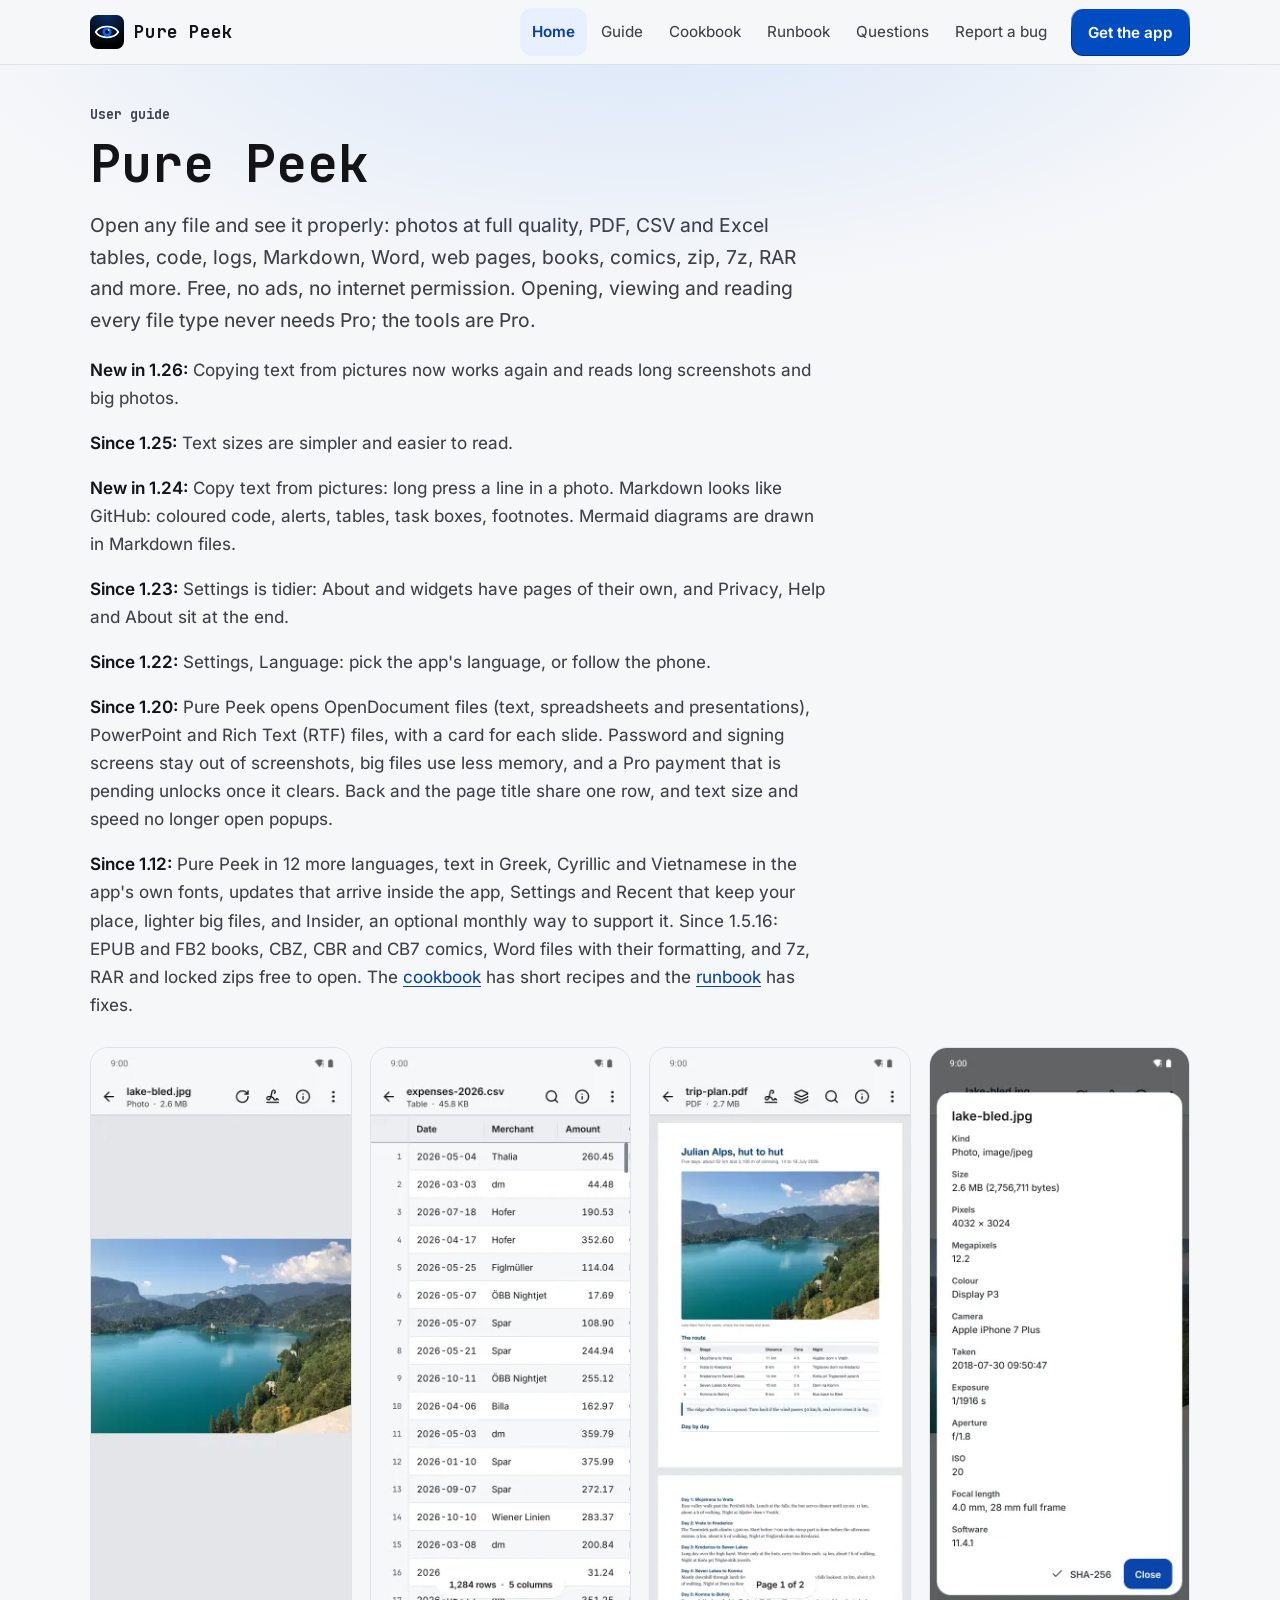
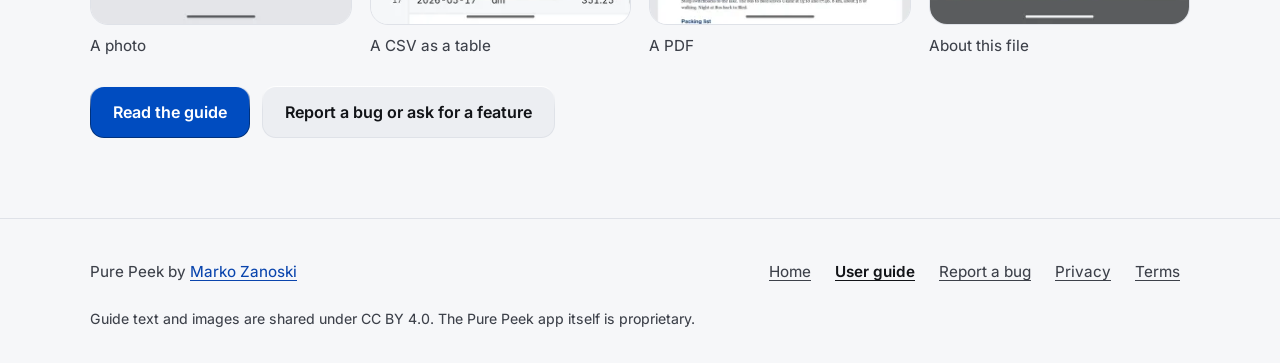
<file: docs/index.html>
<!doctype html>
<html lang="en">
<head>
<meta charset="utf-8">
<meta name="viewport" content="width=device-width, initial-scale=1, viewport-fit=cover">
<title>Home · Pure Peek user guide</title>
<meta name="description" content="The user guide for Pure Peek, the offline file viewer for Android.">
<meta name="theme-color" content="#f6f7f9" media="(prefers-color-scheme: light)">
<meta name="theme-color" content="#000000" media="(prefers-color-scheme: dark)">
<meta property="og:title" content="Home · Pure Peek user guide">
<meta property="og:description" content="The user guide for Pure Peek, the offline file viewer for Android.">
<link rel="icon" href="img/icon.svg" type="image/svg+xml">
<link rel="preload" href="fonts/JetBrainsMono-Bold.woff2" as="font" type="font/woff2" crossorigin>
<link rel="preload" href="fonts/inter-regular.woff2" as="font" type="font/woff2" crossorigin>
<link rel="stylesheet" href="style.css">
</head>
<body>
<a class="skip" href="#main">Skip to content</a>
<header class="bar">
  <div class="wrap">
    <a class="brand" href="index.html"><img src="img/icon.svg" alt="" width="34" height="34"><span>Pure Peek</span></a>
    <nav aria-label="Guide pages"><a href="index.html" aria-current="page">Home</a><a href="guide.html">Guide</a><a href="cookbook.html">Cookbook</a><a href="runbook.html">Runbook</a><a href="faq.html">Questions</a><a href="report.html">Report a bug</a></nav>
    <a class="key" href="https://play.google.com/store/apps/details?id=com.zanoshky.purepeek&amp;referrer=utm_source%3Dpurepeek-guide%26utm_medium%3Dgithub%26utm_campaign%3Dpure-peek-2026-11">Get the app</a>
  </div>
</header>
<main id="main" class="page">
  <div class="wrap">

    <p class="kicker">User guide</p>
    <h1>Pure Peek</h1>
    <p class="lede">Open any file and see it properly: photos at full quality, PDF, CSV and Excel tables, code, logs, Markdown, Word, web pages, books, comics, zip, 7z, RAR and more. Free, no ads, no internet permission. Opening, viewing and reading every file type never needs Pro; the tools are Pro.</p>
    <p><strong>New in 1.26:</strong> Copying text from pictures now works again and reads long screenshots and big photos.</p>
    <p><strong>Since 1.25:</strong> Text sizes are simpler and easier to read.</p>
    <p><strong>New in 1.24:</strong> Copy text from pictures: long press a line in a photo. Markdown looks like GitHub: coloured code, alerts, tables, task boxes, footnotes. Mermaid diagrams are drawn in Markdown files.</p>
    <p><strong>Since 1.23:</strong> Settings is tidier: About and widgets have pages of their own, and Privacy, Help and About sit at the end.</p>
    <p><strong>Since 1.22:</strong> Settings, Language: pick the app's language, or follow the phone.</p>
    <p><strong>Since 1.20:</strong> Pure Peek opens OpenDocument files (text, spreadsheets and presentations), PowerPoint and Rich Text (RTF) files, with a card for each slide. Password and signing screens stay out of screenshots, big files use less memory, and a Pro payment that is pending unlocks once it clears. Back and the page title share one row, and text size and speed no longer open popups.</p>
    <p><strong>Since 1.12:</strong> Pure Peek in 12 more languages, text in Greek, Cyrillic and Vietnamese in the app's own fonts, updates that arrive inside the app, Settings and Recent that keep your place, lighter big files, and Insider, an optional monthly way to support it. Since 1.5.16: EPUB and FB2 books, CBZ, CBR and CB7 comics, Word files with their formatting, and 7z, RAR and locked zips free to open. The <a href="cookbook.html">cookbook</a> has short recipes and the <a href="runbook.html">runbook</a> has fixes.</p>
    <div class="shots">
      <figure><img src="img/photo.webp" srcset="img/photo-270.webp 270w, img/photo.webp 540w" sizes="(max-width: 860px) 45vw, 260px" alt="A photo of Lake Bled open in Pure Peek." width="540" height="1200" fetchpriority="high"><figcaption>A photo</figcaption></figure>
      <figure><img src="img/table.webp" srcset="img/table-270.webp 270w, img/table.webp 540w" sizes="(max-width: 860px) 45vw, 260px" alt="A CSV of expenses as a table with the header row and row numbers pinned." width="540" height="1200" loading="lazy"><figcaption>A CSV as a table</figcaption></figure>
      <figure><img src="img/pdf.webp" srcset="img/pdf-270.webp 270w, img/pdf.webp 540w" sizes="(max-width: 860px) 45vw, 260px" alt="A trip plan PDF with a photo and a route table." width="540" height="1200" loading="lazy"><figcaption>A PDF</figcaption></figure>
      <figure><img src="img/details.webp" srcset="img/details-270.webp 270w, img/details.webp 540w" sizes="(max-width: 860px) 45vw, 260px" alt="The details sheet of a photo: pixels, colour, camera and exposure." width="540" height="1200" loading="lazy"><figcaption>About this file</figcaption></figure>
    </div>
    <div class="cta">
      <a class="btn main" href="guide.html">Read the guide</a>
      <a class="btn tonal" href="report.html">Report a bug or ask for a feature</a>
    </div>

  </div>
</main>
<footer>
  <div class="wrap">
    <span>Pure Peek by <a href="https://zanoski.com">Marko Zanoski</a></span>
    <nav aria-label="Footer"><a href="https://purepeek.zanoski.com/">Home</a><a href="index.html" aria-current="page">User guide</a><a href="report.html">Report a bug</a><a href="https://purepeek.zanoski.com/privacy">Privacy</a><a href="https://purepeek.zanoski.com/terms">Terms</a></nav>
    <span class="lic">Guide text and images are shared under CC BY 4.0. The Pure Peek app itself is proprietary.</span>
  </div>
</footer>
</body>
</html>
</file>
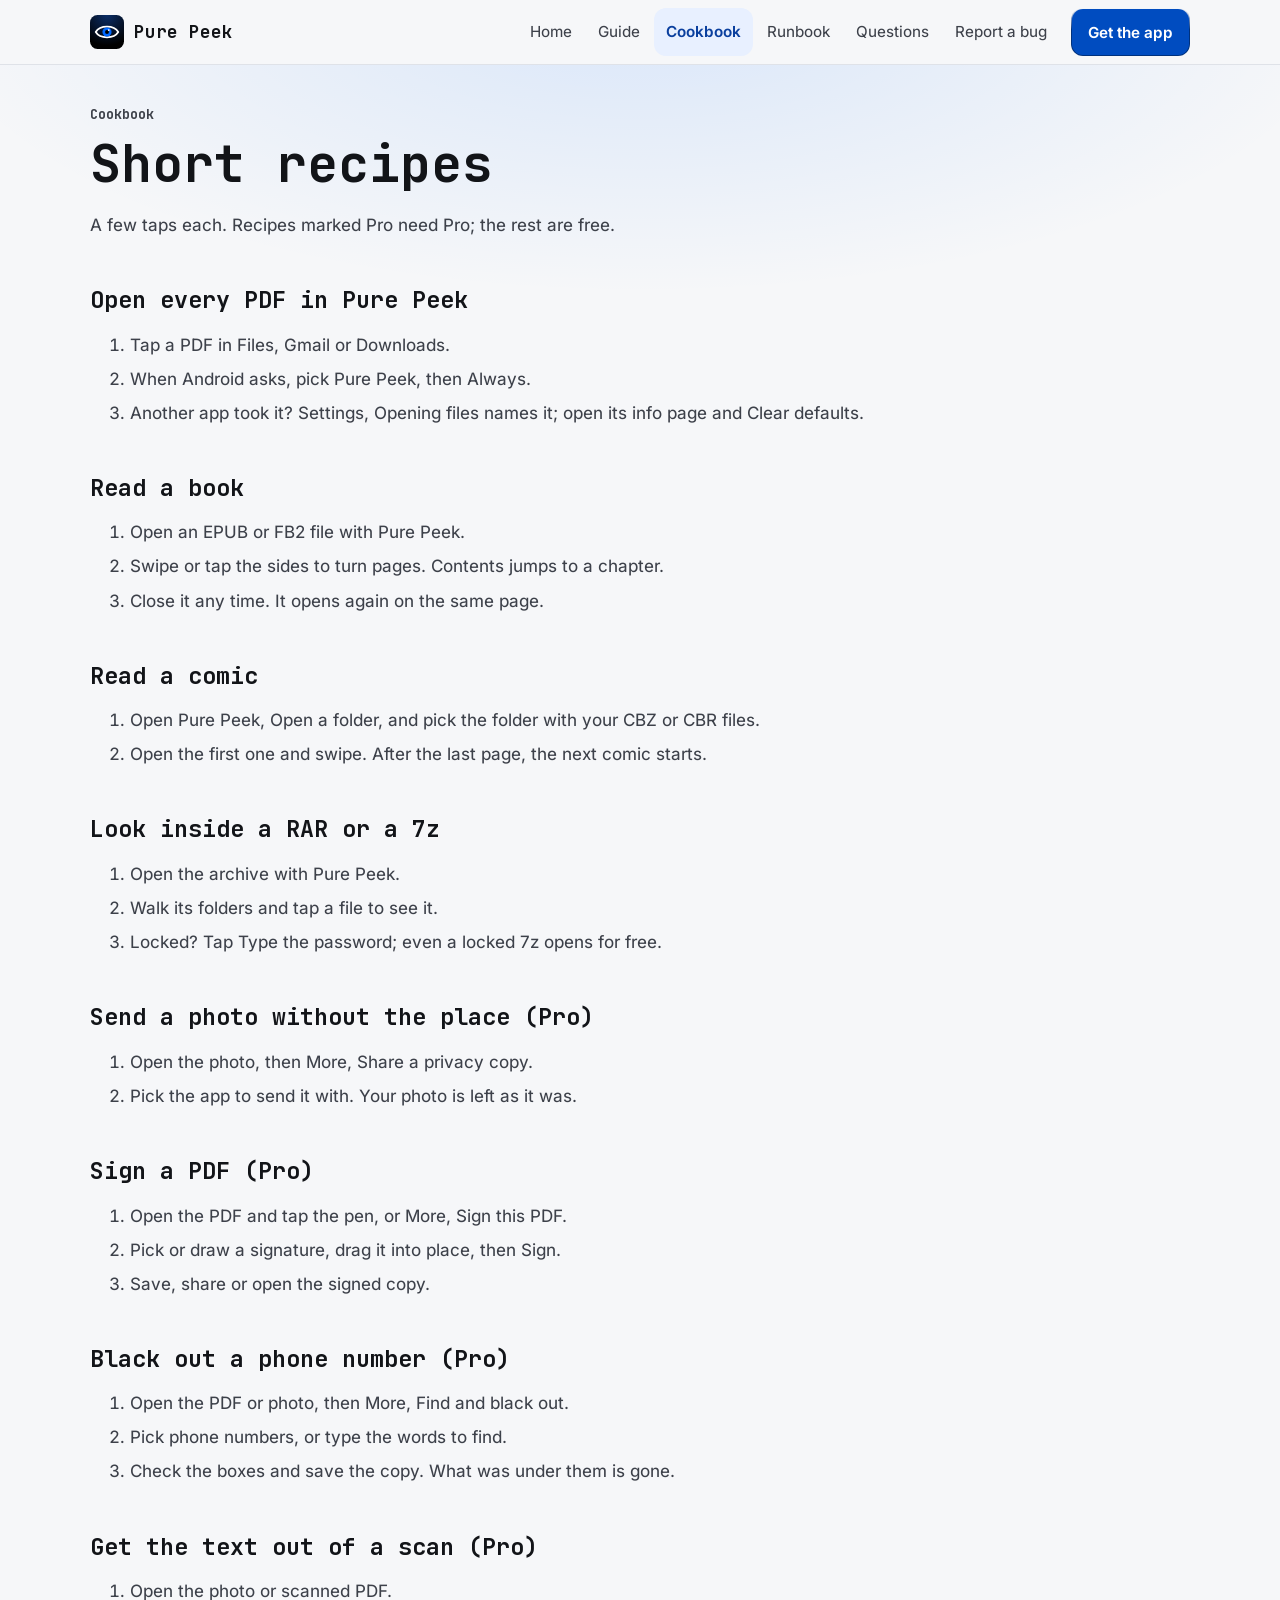
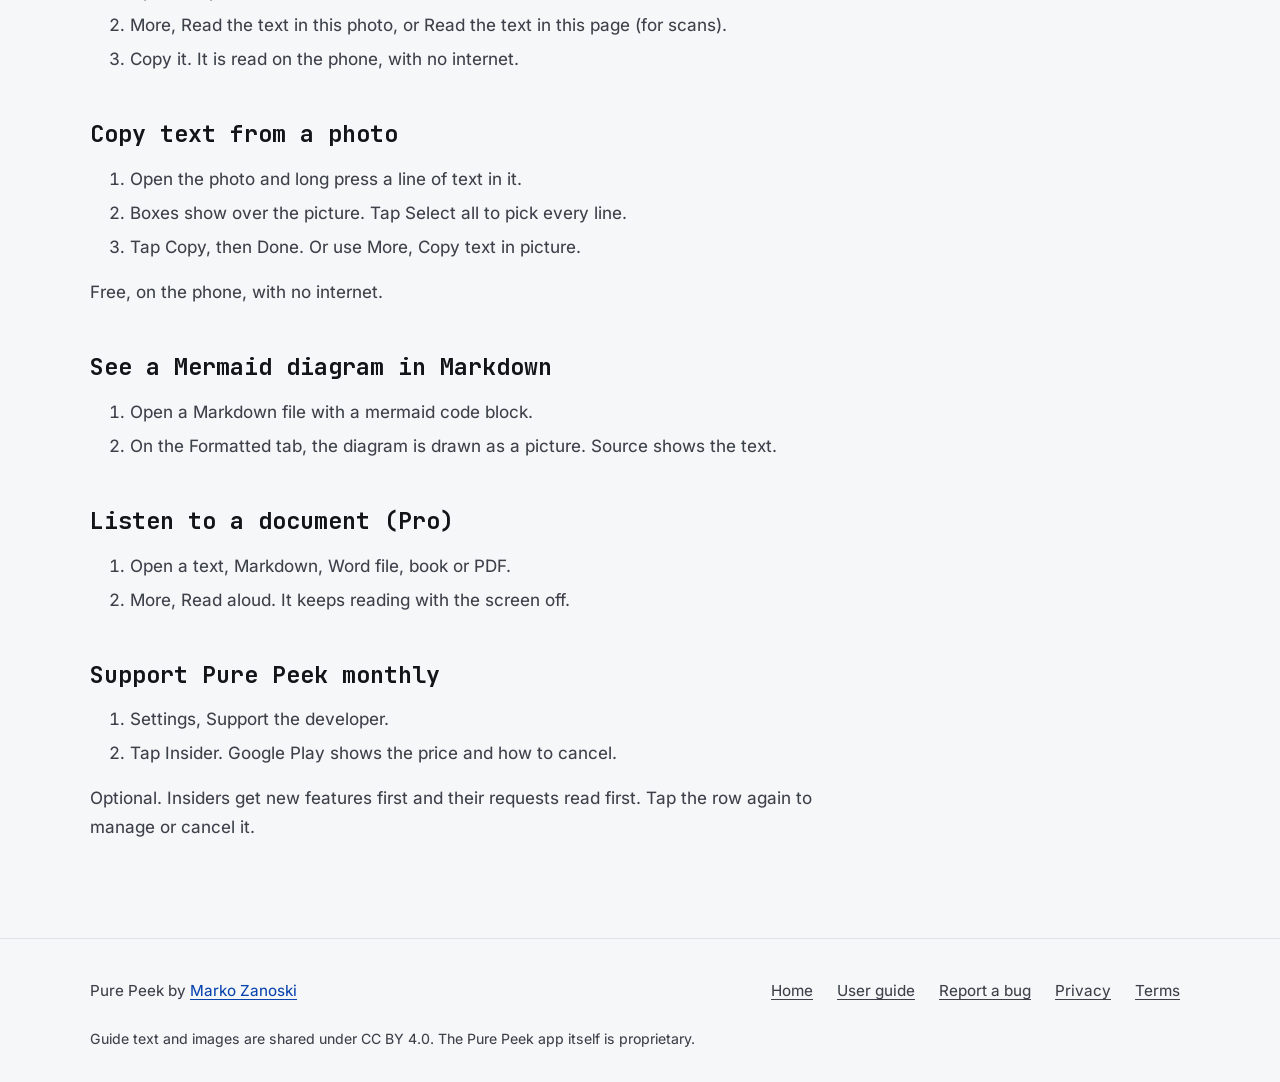
<file: docs/cookbook.html>
<!doctype html>
<html lang="en">
<head>
<meta charset="utf-8">
<meta name="viewport" content="width=device-width, initial-scale=1, viewport-fit=cover">
<title>Cookbook · Pure Peek user guide</title>
<meta name="description" content="Short Pure Peek recipes: open PDFs by default, read a book or a comic, look inside a RAR, privacy copies, signing, black out and more.">
<meta name="theme-color" content="#f6f7f9" media="(prefers-color-scheme: light)">
<meta name="theme-color" content="#000000" media="(prefers-color-scheme: dark)">
<meta property="og:title" content="Cookbook · Pure Peek user guide">
<meta property="og:description" content="Short Pure Peek recipes: open PDFs by default, read a book or a comic, look inside a RAR, privacy copies, signing, black out and more.">
<link rel="icon" href="img/icon.svg" type="image/svg+xml">
<link rel="preload" href="fonts/JetBrainsMono-Bold.woff2" as="font" type="font/woff2" crossorigin>
<link rel="preload" href="fonts/inter-regular.woff2" as="font" type="font/woff2" crossorigin>
<link rel="stylesheet" href="style.css">
</head>
<body>
<a class="skip" href="#main">Skip to content</a>
<header class="bar">
  <div class="wrap">
    <a class="brand" href="index.html"><img src="img/icon.svg" alt="" width="34" height="34"><span>Pure Peek</span></a>
    <nav aria-label="Guide pages"><a href="index.html">Home</a><a href="guide.html">Guide</a><a href="cookbook.html" aria-current="page">Cookbook</a><a href="runbook.html">Runbook</a><a href="faq.html">Questions</a><a href="report.html">Report a bug</a></nav>
    <a class="key" href="https://play.google.com/store/apps/details?id=com.zanoshky.purepeek&amp;referrer=utm_source%3Dpurepeek-guide%26utm_medium%3Dgithub%26utm_campaign%3Dpure-peek-2026-11">Get the app</a>
  </div>
</header>
<main id="main" class="page">
  <div class="wrap">

    <p class="kicker">Cookbook</p>
    <h1>Short recipes</h1>
    <p>A few taps each. Recipes marked Pro need Pro; the rest are free.</p>

    <h2>Open every PDF in Pure Peek</h2>
    <ol><li>Tap a PDF in Files, Gmail or Downloads.</li><li>When Android asks, pick Pure Peek, then Always.</li><li>Another app took it? Settings, Opening files names it; open its info page and Clear defaults.</li></ol>

    <h2>Read a book</h2>
    <ol><li>Open an EPUB or FB2 file with Pure Peek.</li><li>Swipe or tap the sides to turn pages. Contents jumps to a chapter.</li><li>Close it any time. It opens again on the same page.</li></ol>

    <h2>Read a comic</h2>
    <ol><li>Open Pure Peek, Open a folder, and pick the folder with your CBZ or CBR files.</li><li>Open the first one and swipe. After the last page, the next comic starts.</li></ol>

    <h2>Look inside a RAR or a 7z</h2>
    <ol><li>Open the archive with Pure Peek.</li><li>Walk its folders and tap a file to see it.</li><li>Locked? Tap Type the password; even a locked 7z opens for free.</li></ol>

    <h2>Send a photo without the place (Pro)</h2>
    <ol><li>Open the photo, then More, Share a privacy copy.</li><li>Pick the app to send it with. Your photo is left as it was.</li></ol>

    <h2>Sign a PDF (Pro)</h2>
    <ol><li>Open the PDF and tap the pen, or More, Sign this PDF.</li><li>Pick or draw a signature, drag it into place, then Sign.</li><li>Save, share or open the signed copy.</li></ol>

    <h2>Black out a phone number (Pro)</h2>
    <ol><li>Open the PDF or photo, then More, Find and black out.</li><li>Pick phone numbers, or type the words to find.</li><li>Check the boxes and save the copy. What was under them is gone.</li></ol>

    <h2>Get the text out of a scan (Pro)</h2>
    <ol><li>Open the photo or scanned PDF.</li><li>More, Read the text in this photo, or Read the text in this page (for scans).</li><li>Copy it. It is read on the phone, with no internet.</li></ol>

    <h2>Copy text from a photo</h2>
    <ol><li>Open the photo and long press a line of text in it.</li><li>Boxes show over the picture. Tap Select all to pick every line.</li><li>Tap Copy, then Done. Or use More, Copy text in picture.</li></ol>
    <p>Free, on the phone, with no internet.</p>

    <h2>See a Mermaid diagram in Markdown</h2>
    <ol><li>Open a Markdown file with a mermaid code block.</li><li>On the Formatted tab, the diagram is drawn as a picture. Source shows the text.</li></ol>

    <h2>Listen to a document (Pro)</h2>
    <ol><li>Open a text, Markdown, Word file, book or PDF.</li><li>More, Read aloud. It keeps reading with the screen off.</li></ol>

    <h2>Support Pure Peek monthly</h2>
    <ol><li>Settings, Support the developer.</li><li>Tap Insider. Google Play shows the price and how to cancel.</li></ol>
    <p>Optional. Insiders get new features first and their requests read first. Tap the row again to manage or cancel it.</p>

  </div>
</main>
<footer>
  <div class="wrap">
    <span>Pure Peek by <a href="https://zanoski.com">Marko Zanoski</a></span>
    <nav aria-label="Footer"><a href="https://purepeek.zanoski.com/">Home</a><a href="index.html">User guide</a><a href="report.html">Report a bug</a><a href="https://purepeek.zanoski.com/privacy">Privacy</a><a href="https://purepeek.zanoski.com/terms">Terms</a></nav>
    <span class="lic">Guide text and images are shared under CC BY 4.0. The Pure Peek app itself is proprietary.</span>
  </div>
</footer>
</body>
</html>
</file>
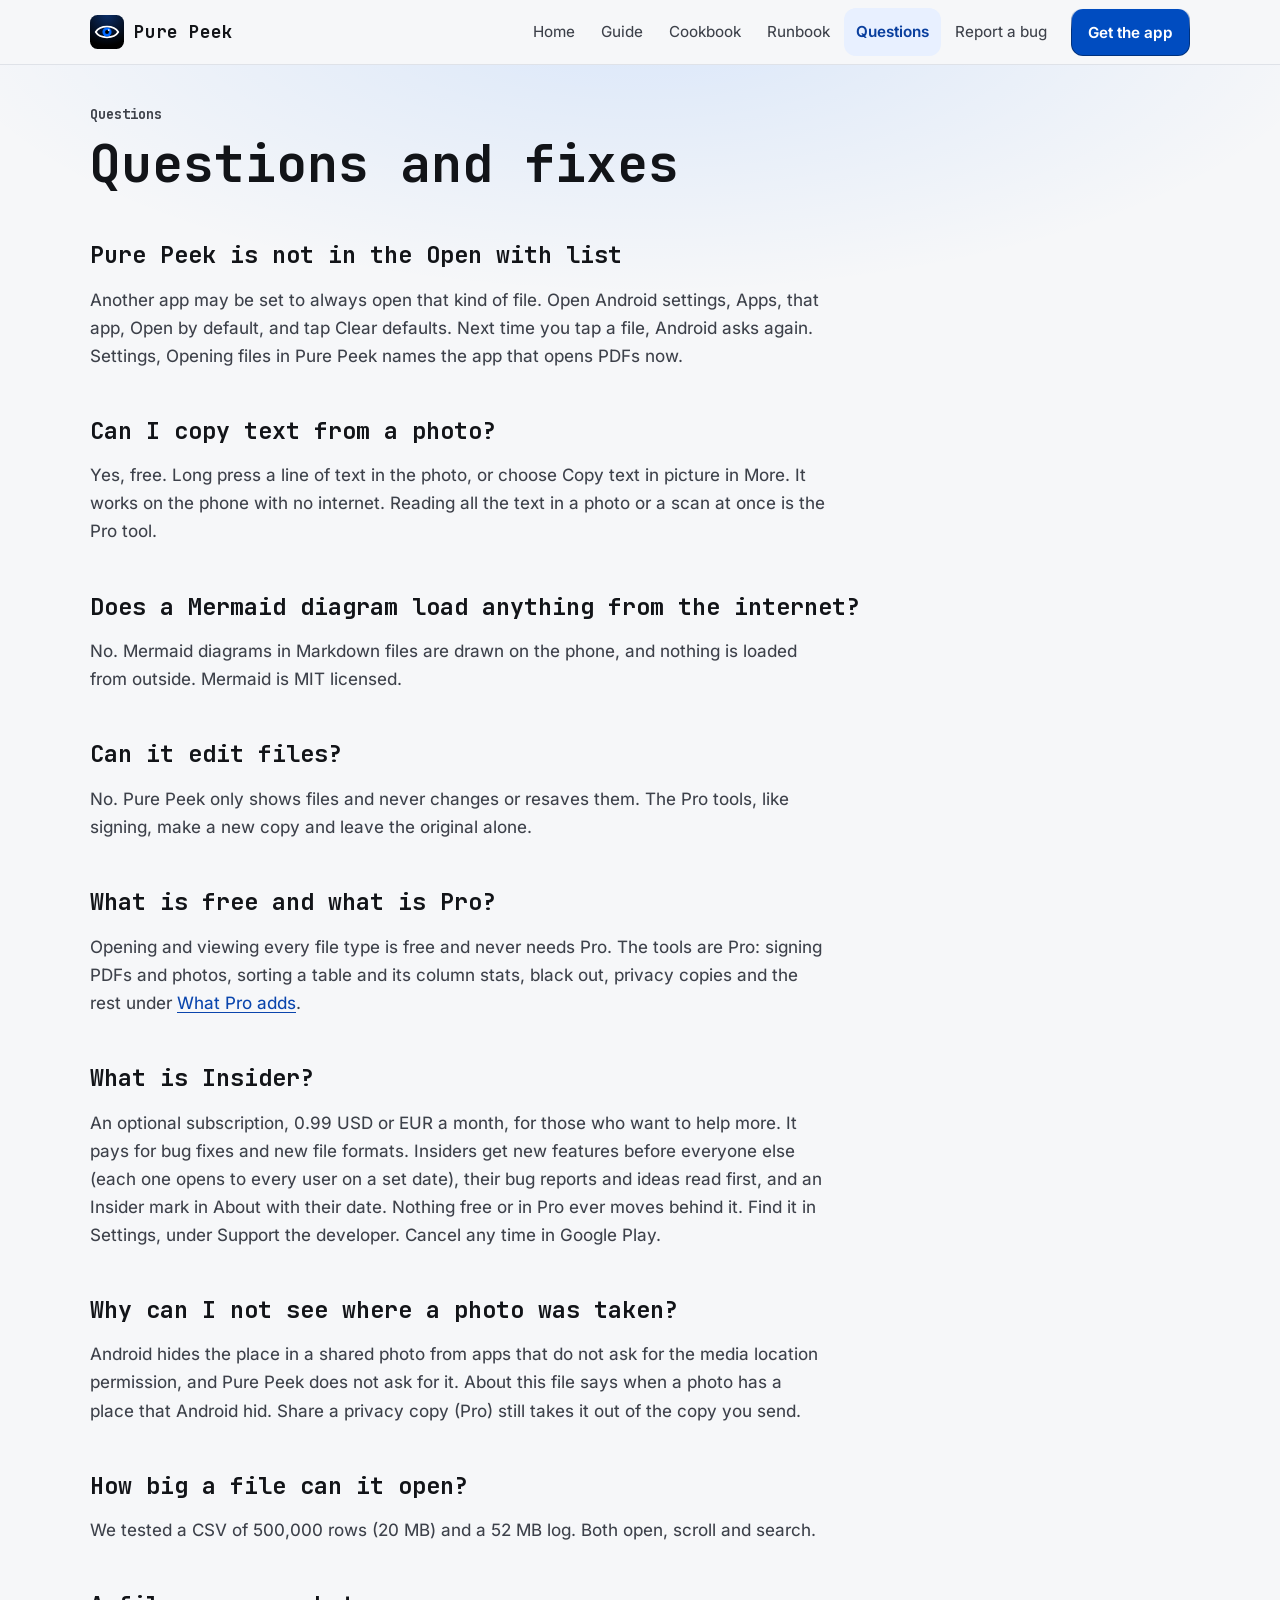
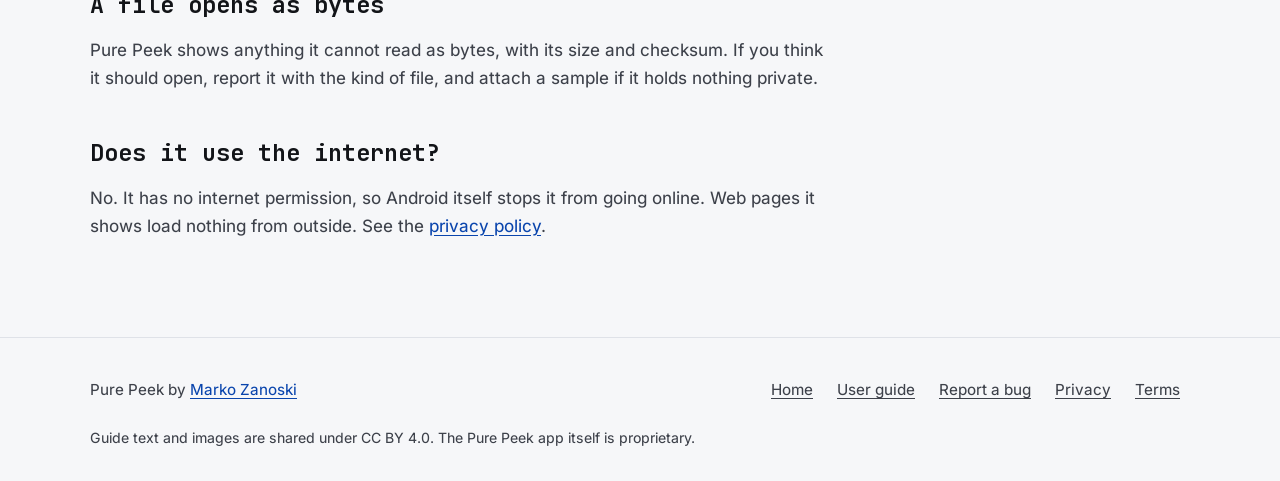
<file: docs/faq.html>
<!doctype html>
<html lang="en">
<head>
<meta charset="utf-8">
<meta name="viewport" content="width=device-width, initial-scale=1, viewport-fit=cover">
<title>Questions · Pure Peek user guide</title>
<meta name="description" content="Answers to common questions about Pure Peek, and what to try when something does not work.">
<meta name="theme-color" content="#f6f7f9" media="(prefers-color-scheme: light)">
<meta name="theme-color" content="#000000" media="(prefers-color-scheme: dark)">
<meta property="og:title" content="Questions · Pure Peek user guide">
<meta property="og:description" content="Answers to common questions about Pure Peek, and what to try when something does not work.">
<link rel="icon" href="img/icon.svg" type="image/svg+xml">
<link rel="preload" href="fonts/JetBrainsMono-Bold.woff2" as="font" type="font/woff2" crossorigin>
<link rel="preload" href="fonts/inter-regular.woff2" as="font" type="font/woff2" crossorigin>
<link rel="stylesheet" href="style.css">
</head>
<body>
<a class="skip" href="#main">Skip to content</a>
<header class="bar">
  <div class="wrap">
    <a class="brand" href="index.html"><img src="img/icon.svg" alt="" width="34" height="34"><span>Pure Peek</span></a>
    <nav aria-label="Guide pages"><a href="index.html">Home</a><a href="guide.html">Guide</a><a href="cookbook.html">Cookbook</a><a href="runbook.html">Runbook</a><a href="faq.html" aria-current="page">Questions</a><a href="report.html">Report a bug</a></nav>
    <a class="key" href="https://play.google.com/store/apps/details?id=com.zanoshky.purepeek&amp;referrer=utm_source%3Dpurepeek-guide%26utm_medium%3Dgithub%26utm_campaign%3Dpure-peek-2026-11">Get the app</a>
  </div>
</header>
<main id="main" class="page">
  <div class="wrap">

    <p class="kicker">Questions</p>
    <h1>Questions and fixes</h1>

    <h2>Pure Peek is not in the Open with list</h2>
    <p>Another app may be set to always open that kind of file. Open Android settings, Apps, that app, Open by default, and tap Clear defaults. Next time you tap a file, Android asks again. Settings, Opening files in Pure Peek names the app that opens PDFs now.</p>

    <h2>Can I copy text from a photo?</h2>
    <p>Yes, free. Long press a line of text in the photo, or choose Copy text in picture in More. It works on the phone with no internet. Reading all the text in a photo or a scan at once is the Pro tool.</p>

    <h2>Does a Mermaid diagram load anything from the internet?</h2>
    <p>No. Mermaid diagrams in Markdown files are drawn on the phone, and nothing is loaded from outside. Mermaid is MIT licensed.</p>

    <h2>Can it edit files?</h2>
    <p>No. Pure Peek only shows files and never changes or resaves them. The Pro tools, like signing, make a new copy and leave the original alone.</p>

    <h2>What is free and what is Pro?</h2>
    <p>Opening and viewing every file type is free and never needs Pro. The tools are Pro: signing PDFs and photos, sorting a table and its column stats, black out, privacy copies and the rest under <a href="guide.html#pro">What Pro adds</a>.</p>

    <h2>What is Insider?</h2>
    <p>An optional subscription, 0.99 USD or EUR a month, for those who want to help more. It pays for bug fixes and new file formats. Insiders get new features before everyone else (each one opens to every user on a set date), their bug reports and ideas read first, and an Insider mark in About with their date. Nothing free or in Pro ever moves behind it. Find it in Settings, under Support the developer. Cancel any time in Google Play.</p>

    <h2>Why can I not see where a photo was taken?</h2>
    <p>Android hides the place in a shared photo from apps that do not ask for the media location permission, and Pure Peek does not ask for it. About this file says when a photo has a place that Android hid. Share a privacy copy (Pro) still takes it out of the copy you send.</p>

    <h2>How big a file can it open?</h2>
    <p>We tested a CSV of 500,000 rows (20 MB) and a 52 MB log. Both open, scroll and search.</p>

    <h2>A file opens as bytes</h2>
    <p>Pure Peek shows anything it cannot read as bytes, with its size and checksum. If you think it should open, report it with the kind of file, and attach a sample if it holds nothing private.</p>

    <h2>Does it use the internet?</h2>
    <p>No. It has no internet permission, so Android itself stops it from going online. Web pages it shows load nothing from outside. See the <a href="https://purepeek.zanoski.com/privacy">privacy policy</a>.</p>

  </div>
</main>
<footer>
  <div class="wrap">
    <span>Pure Peek by <a href="https://zanoski.com">Marko Zanoski</a></span>
    <nav aria-label="Footer"><a href="https://purepeek.zanoski.com/">Home</a><a href="index.html">User guide</a><a href="report.html">Report a bug</a><a href="https://purepeek.zanoski.com/privacy">Privacy</a><a href="https://purepeek.zanoski.com/terms">Terms</a></nav>
    <span class="lic">Guide text and images are shared under CC BY 4.0. The Pure Peek app itself is proprietary.</span>
  </div>
</footer>
</body>
</html>
</file>
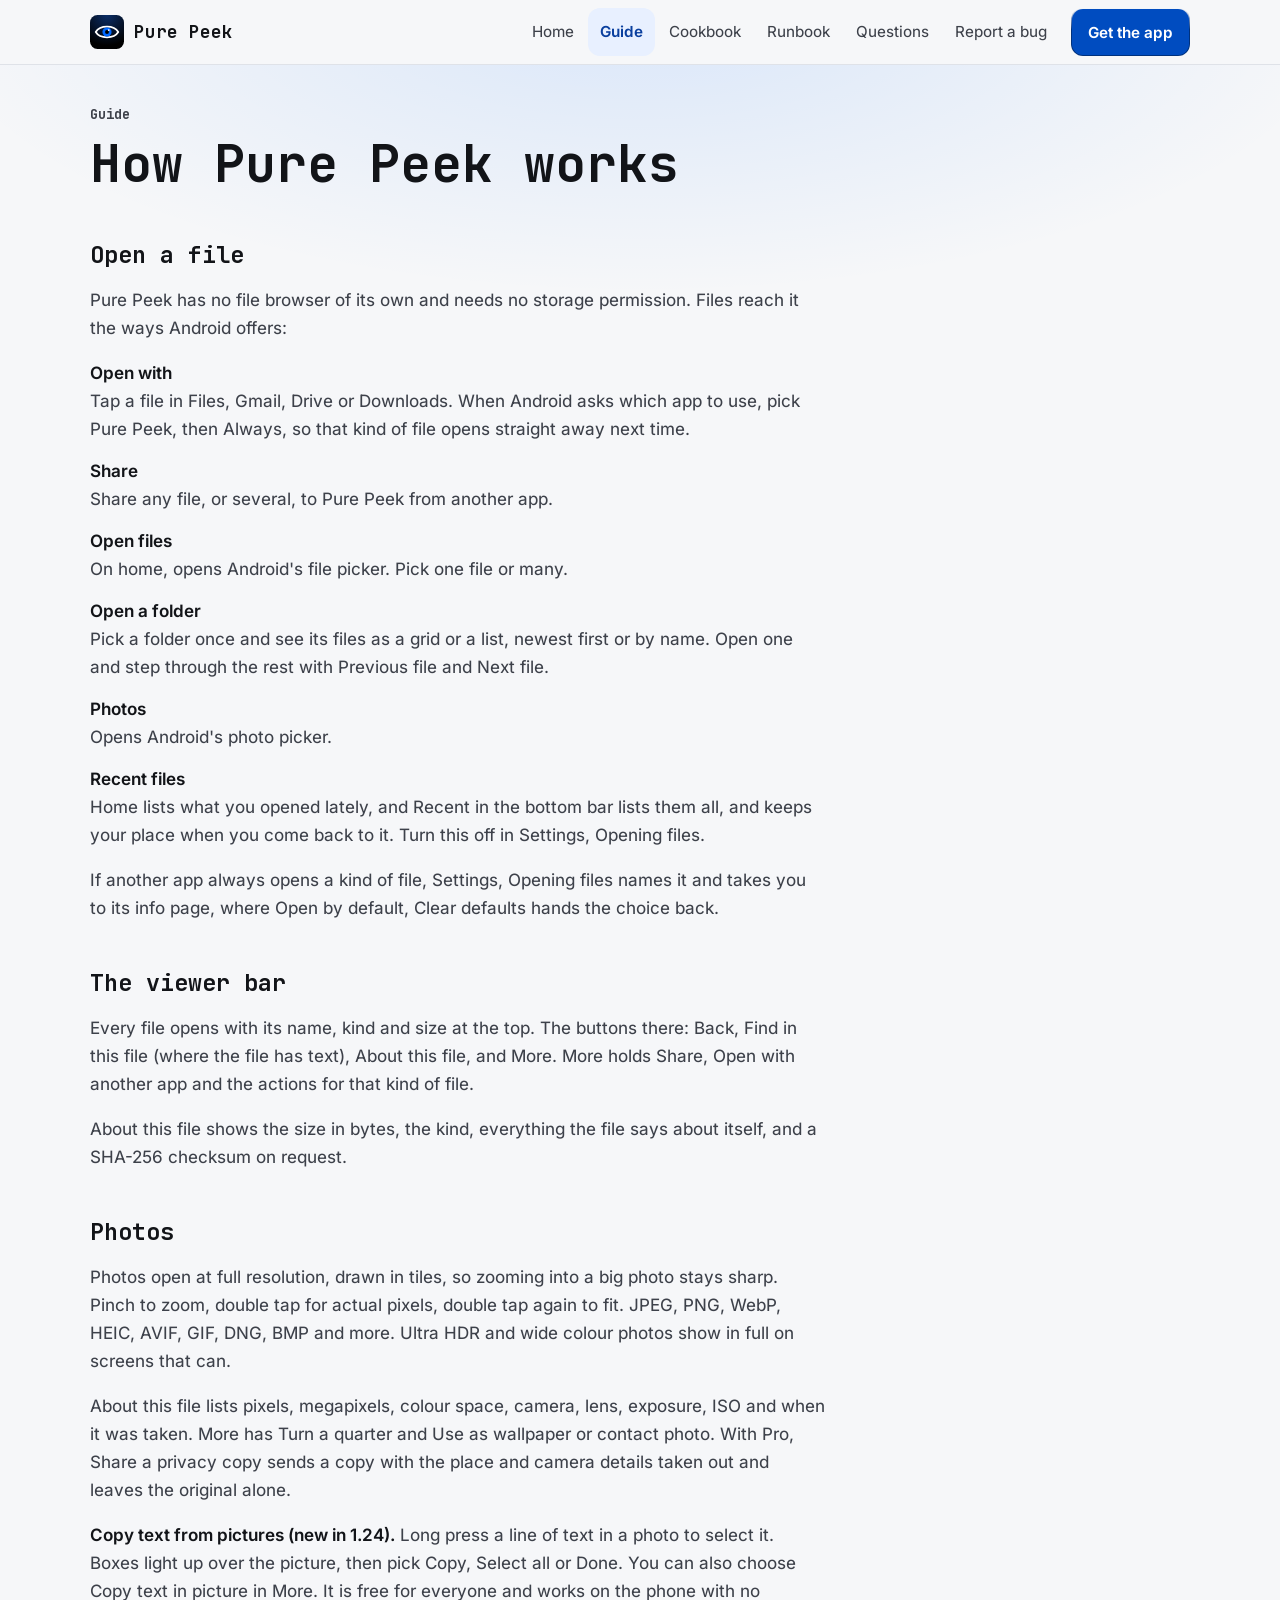
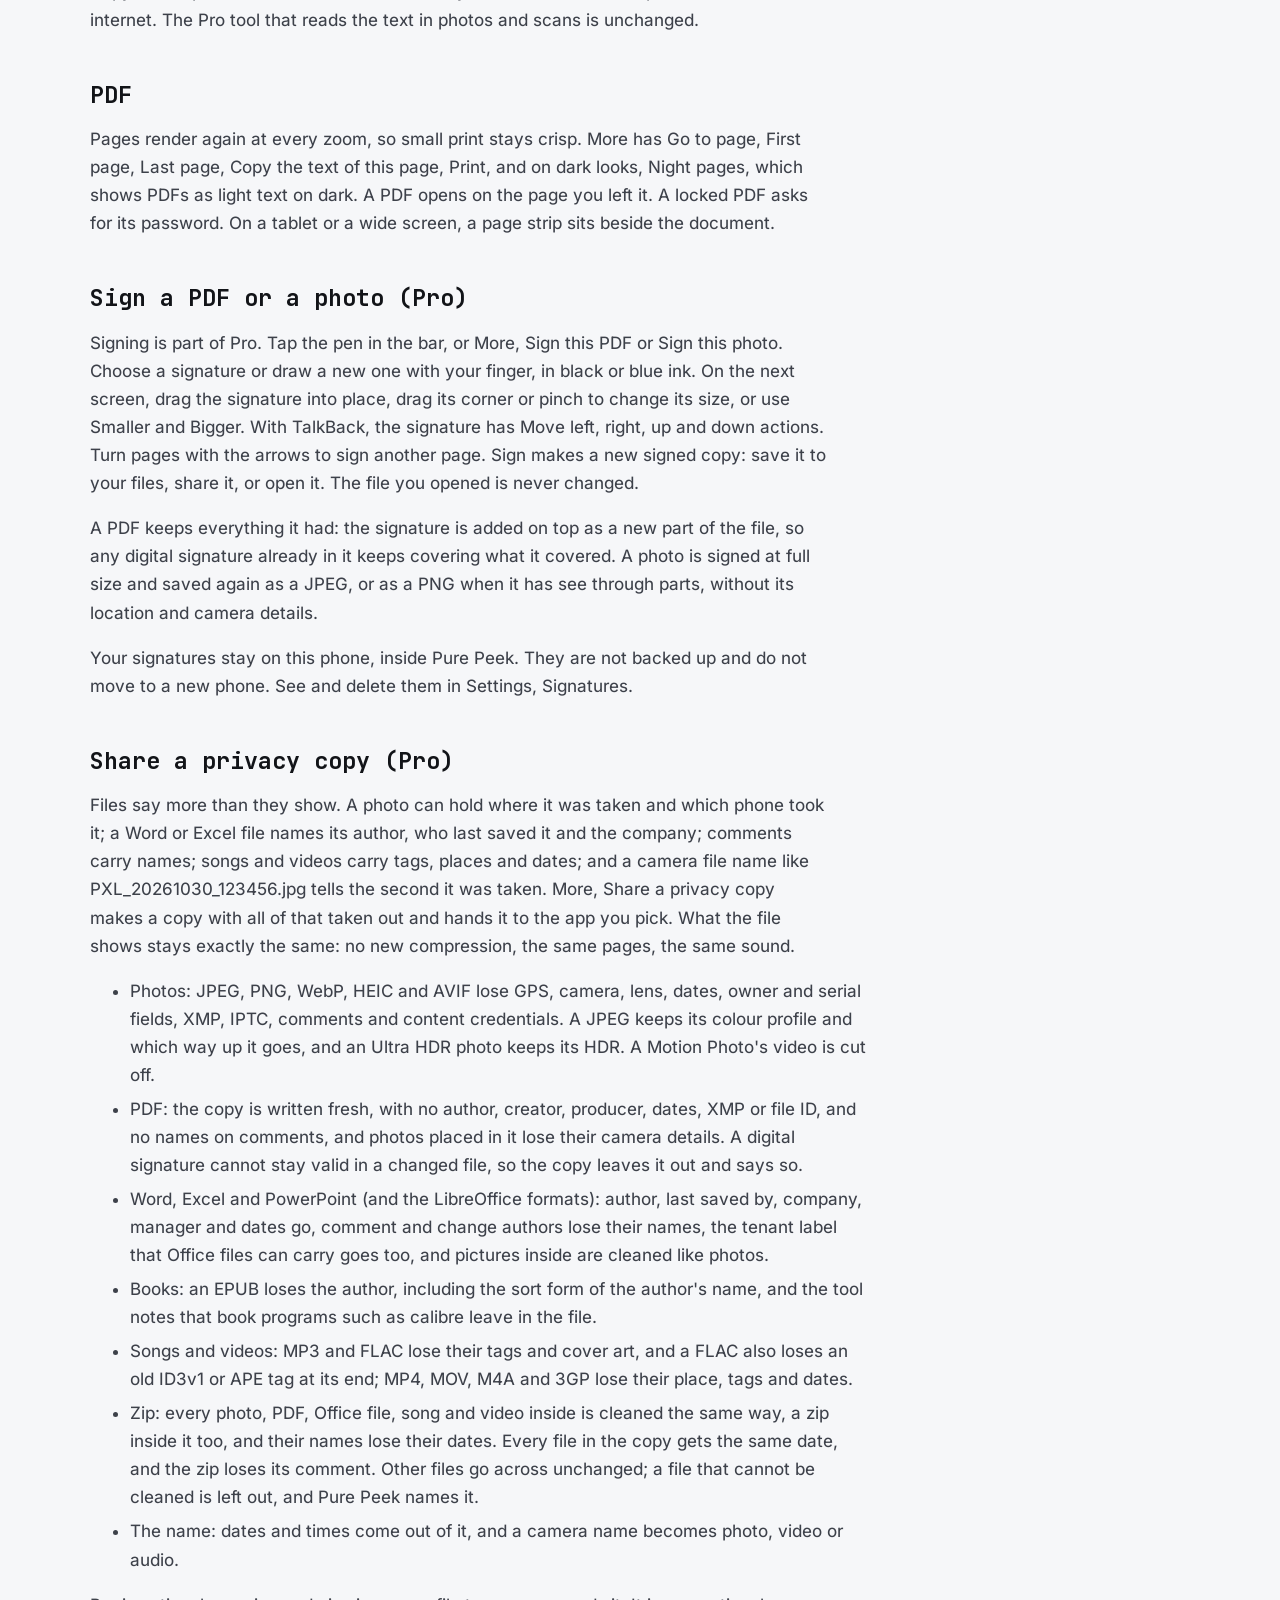
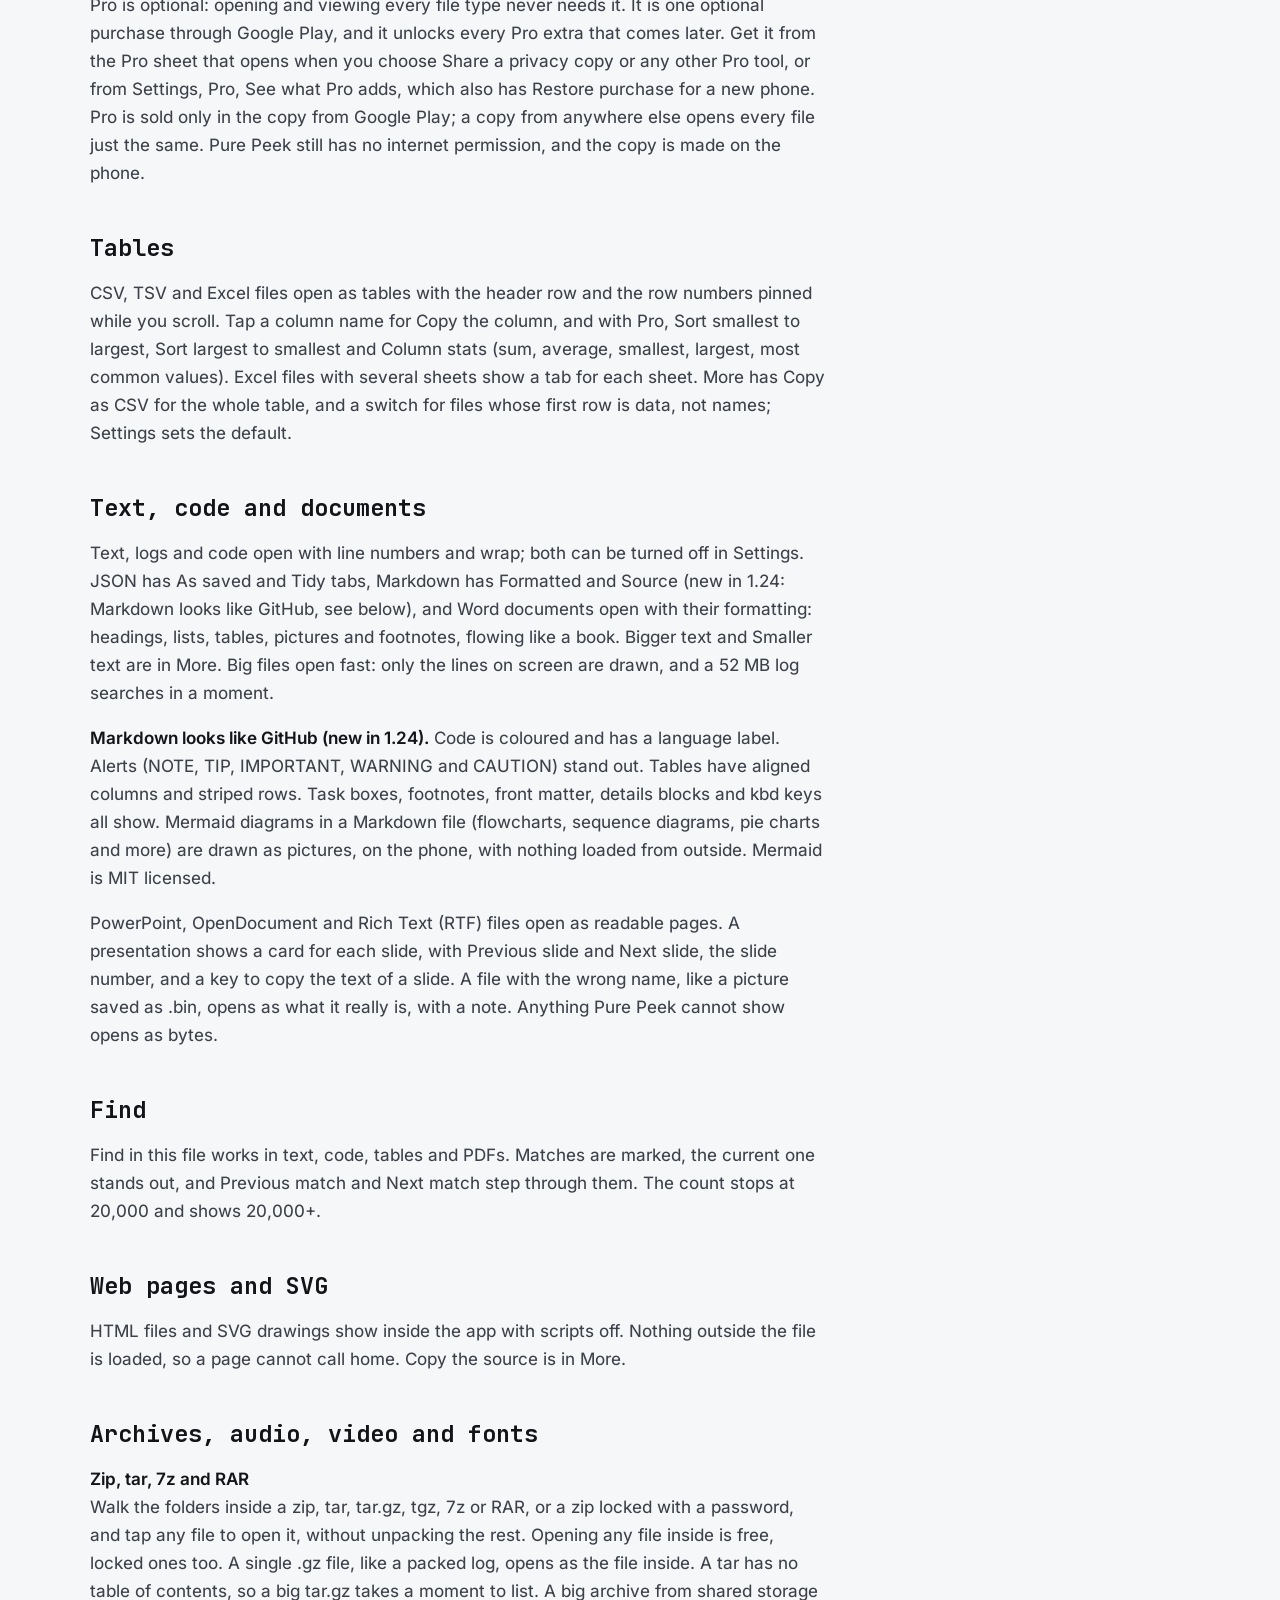
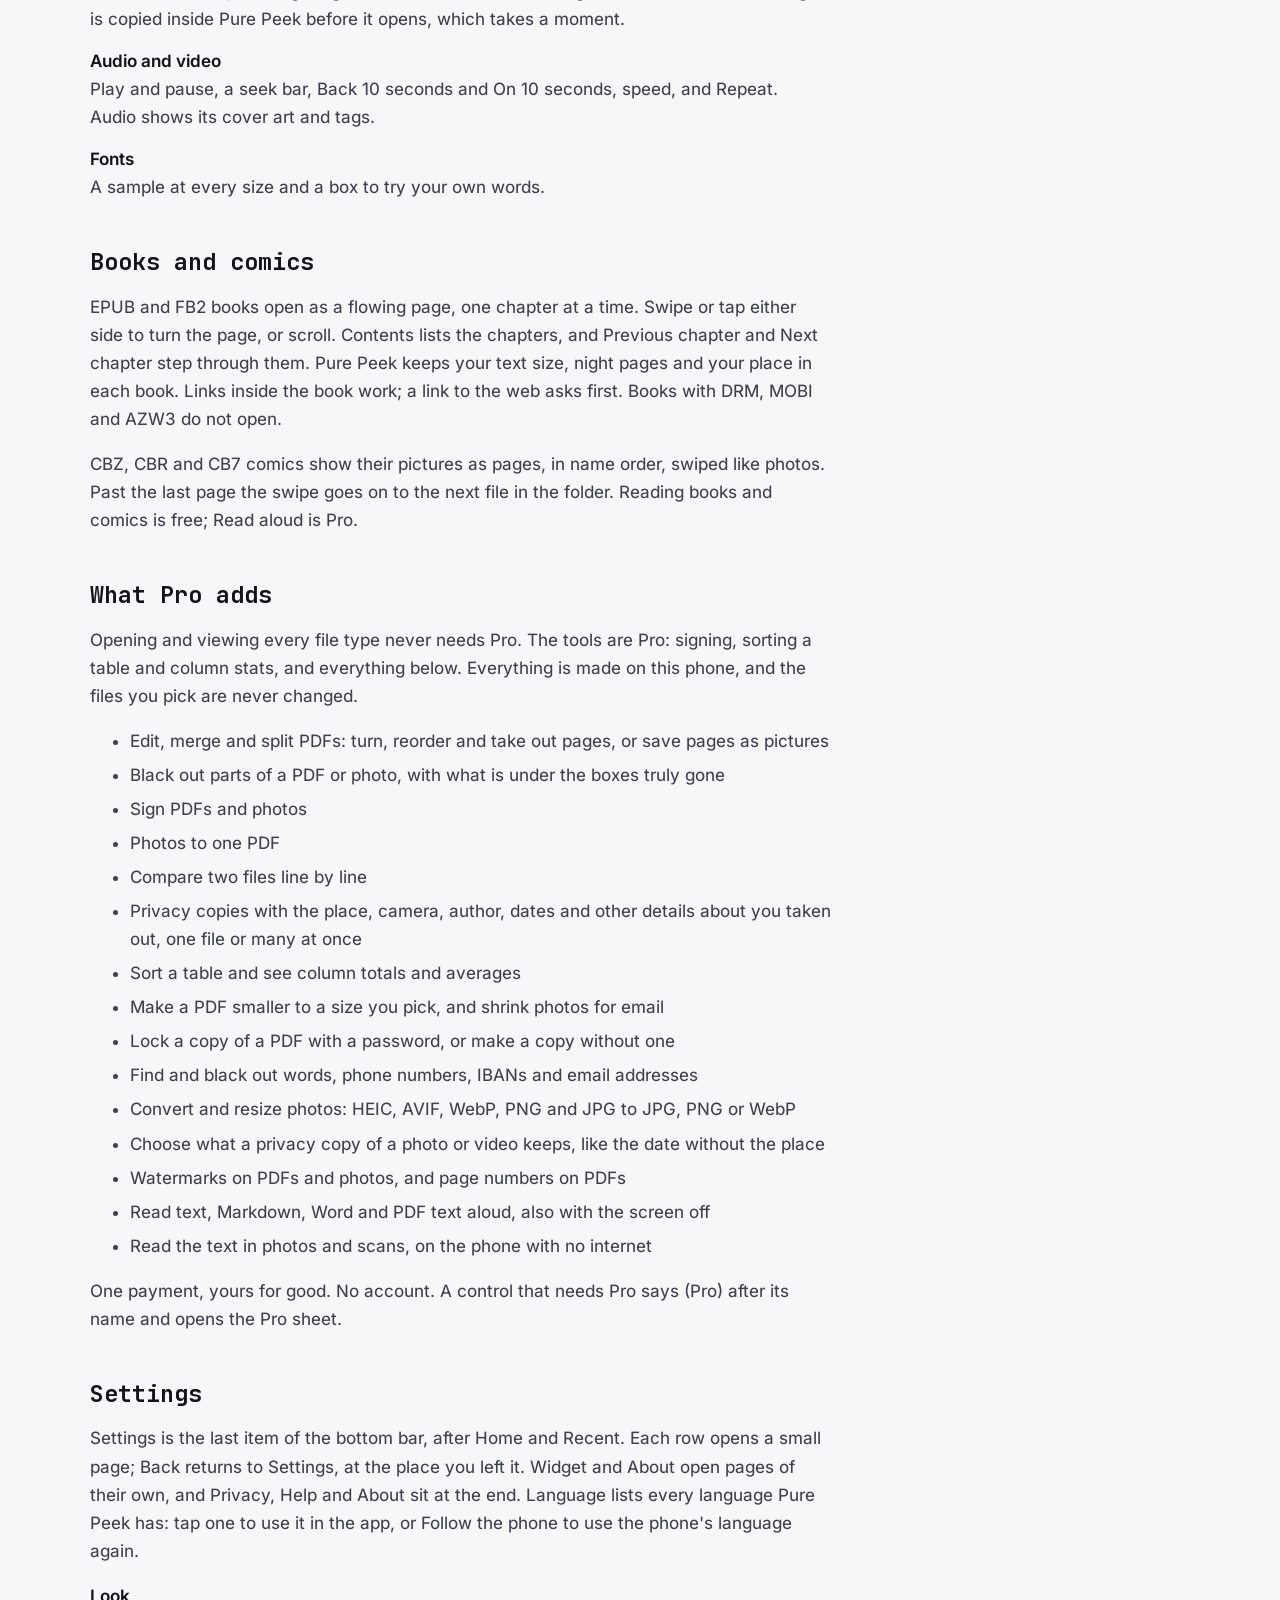
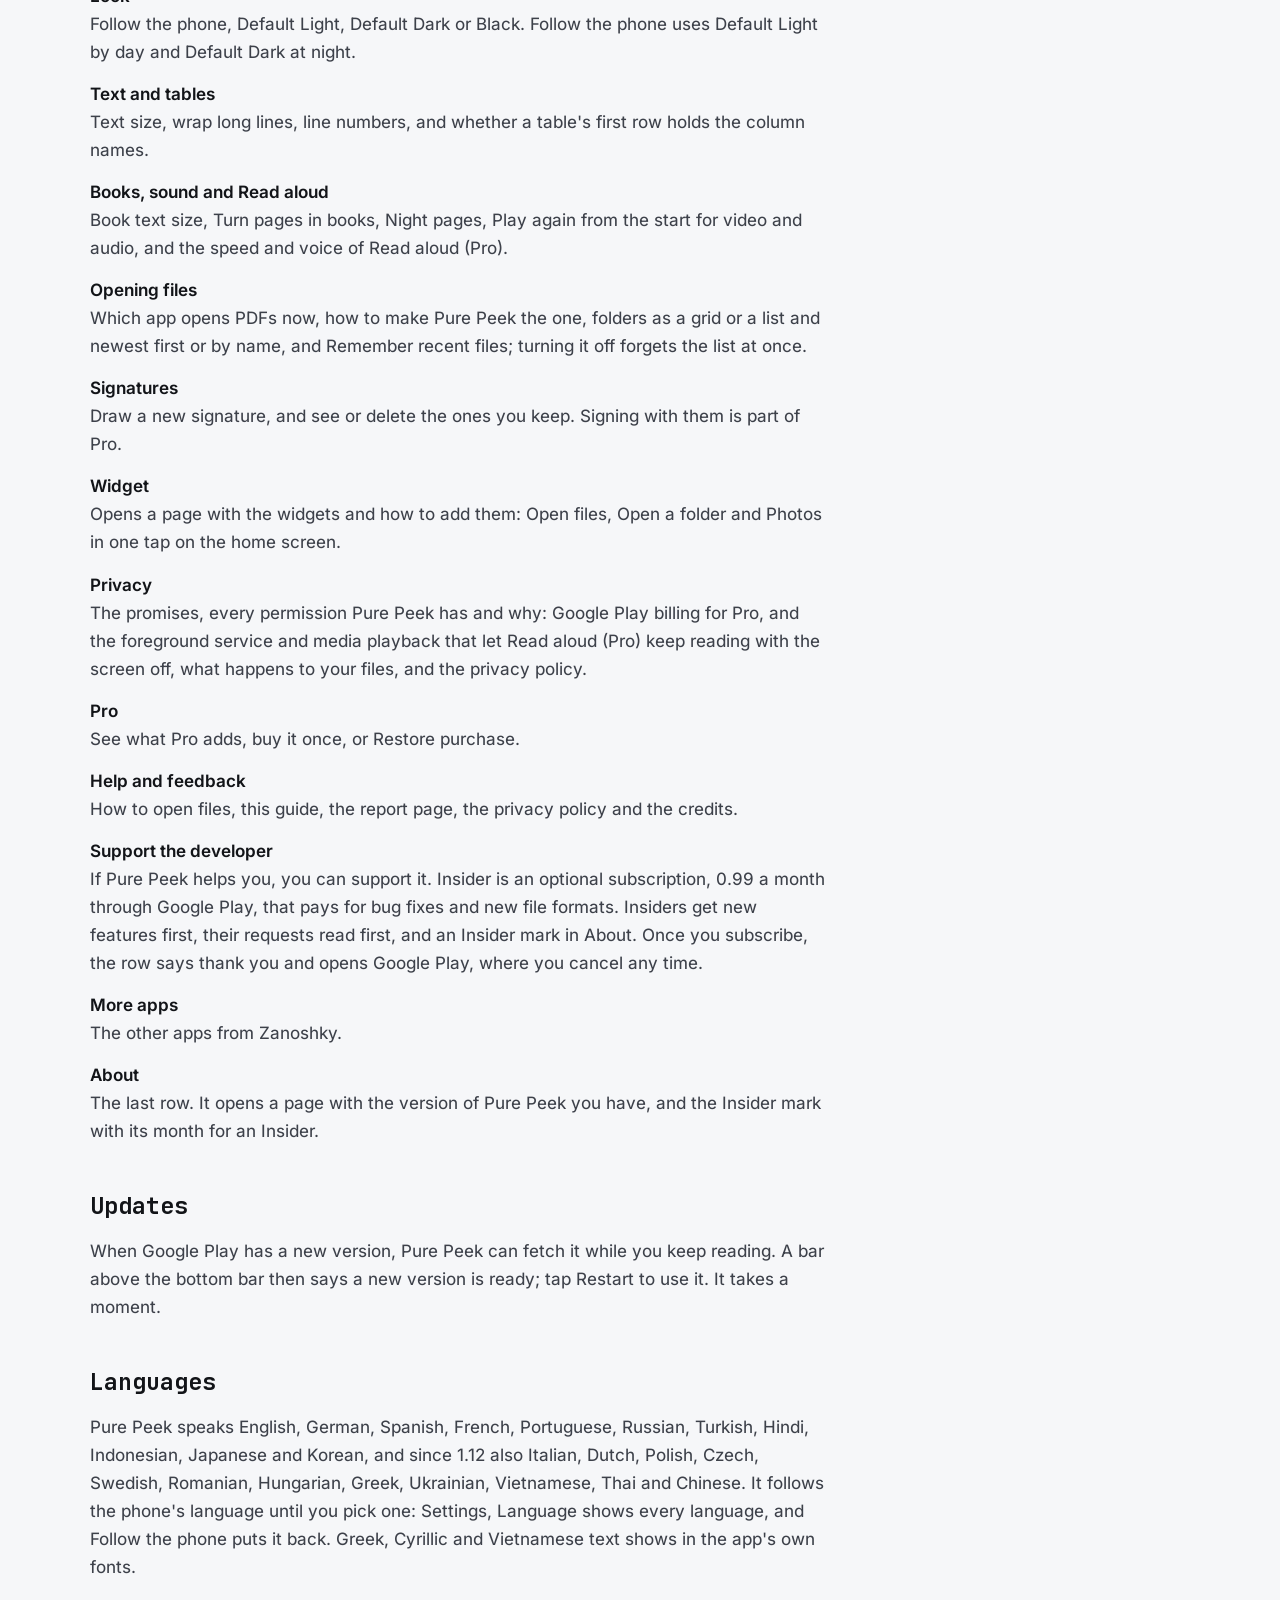
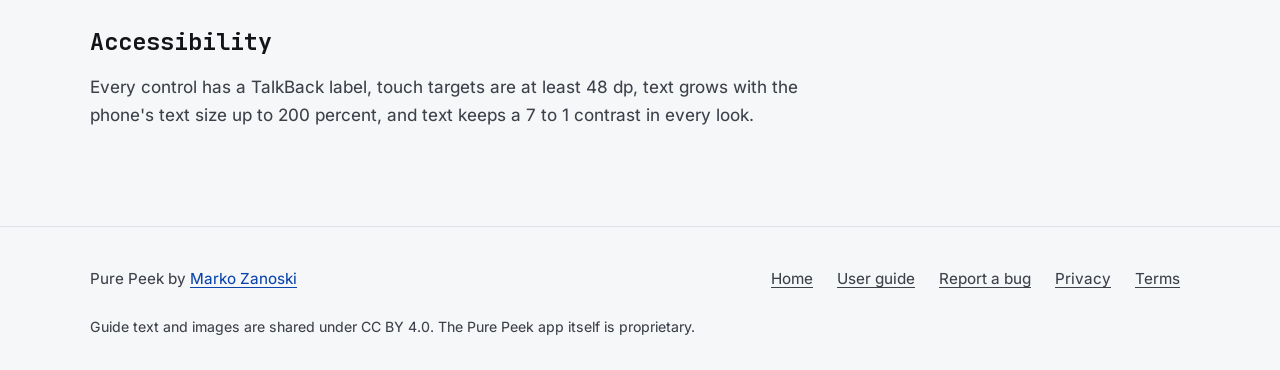
<file: docs/guide.html>
<!doctype html>
<html lang="en">
<head>
<meta charset="utf-8">
<meta name="viewport" content="width=device-width, initial-scale=1, viewport-fit=cover">
<title>Guide · Pure Peek user guide</title>
<meta name="description" content="How to use Pure Peek: opening files, photos, PDF, tables, text and code, web pages, zip and tar, audio, video, fonts and settings.">
<meta name="theme-color" content="#f6f7f9" media="(prefers-color-scheme: light)">
<meta name="theme-color" content="#000000" media="(prefers-color-scheme: dark)">
<meta property="og:title" content="Guide · Pure Peek user guide">
<meta property="og:description" content="How to use Pure Peek: opening files, photos, PDF, tables, text and code, web pages, zip and tar, audio, video, fonts and settings.">
<link rel="icon" href="img/icon.svg" type="image/svg+xml">
<link rel="preload" href="fonts/JetBrainsMono-Bold.woff2" as="font" type="font/woff2" crossorigin>
<link rel="preload" href="fonts/inter-regular.woff2" as="font" type="font/woff2" crossorigin>
<link rel="stylesheet" href="style.css">
</head>
<body>
<a class="skip" href="#main">Skip to content</a>
<header class="bar">
  <div class="wrap">
    <a class="brand" href="index.html"><img src="img/icon.svg" alt="" width="34" height="34"><span>Pure Peek</span></a>
    <nav aria-label="Guide pages"><a href="index.html">Home</a><a href="guide.html" aria-current="page">Guide</a><a href="cookbook.html">Cookbook</a><a href="runbook.html">Runbook</a><a href="faq.html">Questions</a><a href="report.html">Report a bug</a></nav>
    <a class="key" href="https://play.google.com/store/apps/details?id=com.zanoshky.purepeek&amp;referrer=utm_source%3Dpurepeek-guide%26utm_medium%3Dgithub%26utm_campaign%3Dpure-peek-2026-11">Get the app</a>
  </div>
</header>
<main id="main" class="page">
  <div class="wrap">

    <p class="kicker">Guide</p>
    <h1>How Pure Peek works</h1>

    <h2>Open a file</h2>
    <p>Pure Peek has no file browser of its own and needs no storage permission. Files reach it the ways Android offers:</p>
    <dl>
      <dt>Open with</dt><dd>Tap a file in Files, Gmail, Drive or Downloads. When Android asks which app to use, pick Pure Peek, then Always, so that kind of file opens straight away next time.</dd>
      <dt>Share</dt><dd>Share any file, or several, to Pure Peek from another app.</dd>
      <dt>Open files</dt><dd>On home, opens Android's file picker. Pick one file or many.</dd>
      <dt>Open a folder</dt><dd>Pick a folder once and see its files as a grid or a list, newest first or by name. Open one and step through the rest with Previous file and Next file.</dd>
      <dt>Photos</dt><dd>Opens Android's photo picker.</dd>
      <dt>Recent files</dt><dd>Home lists what you opened lately, and Recent in the bottom bar lists them all, and keeps your place when you come back to it. Turn this off in Settings, Opening files.</dd>
    </dl>
    <p>If another app always opens a kind of file, Settings, Opening files names it and takes you to its info page, where Open by default, Clear defaults hands the choice back.</p>

    <h2>The viewer bar</h2>
    <p>Every file opens with its name, kind and size at the top. The buttons there: Back, Find in this file (where the file has text), About this file, and More. More holds Share, Open with another app and the actions for that kind of file.</p>
    <p>About this file shows the size in bytes, the kind, everything the file says about itself, and a SHA-256 checksum on request.</p>

    <h2>Photos</h2>
    <p>Photos open at full resolution, drawn in tiles, so zooming into a big photo stays sharp. Pinch to zoom, double tap for actual pixels, double tap again to fit. JPEG, PNG, WebP, HEIC, AVIF, GIF, DNG, BMP and more. Ultra HDR and wide colour photos show in full on screens that can.</p>
    <p>About this file lists pixels, megapixels, colour space, camera, lens, exposure, ISO and when it was taken. More has Turn a quarter and Use as wallpaper or contact photo. With Pro, Share a privacy copy sends a copy with the place and camera details taken out and leaves the original alone.</p>
    <p><strong>Copy text from pictures (new in 1.24).</strong> Long press a line of text in a photo to select it. Boxes light up over the picture, then pick Copy, Select all or Done. You can also choose Copy text in picture in More. It is free for everyone and works on the phone with no internet. The Pro tool that reads the text in photos and scans is unchanged.</p>

    <h2>PDF</h2>
    <p>Pages render again at every zoom, so small print stays crisp. More has Go to page, First page, Last page, Copy the text of this page, Print, and on dark looks, Night pages, which shows PDFs as light text on dark. A PDF opens on the page you left it. A locked PDF asks for its password. On a tablet or a wide screen, a page strip sits beside the document.</p>

    <h2>Sign a PDF or a photo (Pro)</h2>
    <p>Signing is part of Pro. Tap the pen in the bar, or More, Sign this PDF or Sign this photo. Choose a signature or draw a new one with your finger, in black or blue ink. On the next screen, drag the signature into place, drag its corner or pinch to change its size, or use Smaller and Bigger. With TalkBack, the signature has Move left, right, up and down actions. Turn pages with the arrows to sign another page. Sign makes a new signed copy: save it to your files, share it, or open it. The file you opened is never changed.</p>
    <p>A PDF keeps everything it had: the signature is added on top as a new part of the file, so any digital signature already in it keeps covering what it covered. A photo is signed at full size and saved again as a JPEG, or as a PNG when it has see through parts, without its location and camera details.</p>
    <p>Your signatures stay on this phone, inside Pure Peek. They are not backed up and do not move to a new phone. See and delete them in Settings, Signatures.</p>

    <h2 id="clean">Share a privacy copy (Pro)</h2>
    <p>Files say more than they show. A photo can hold where it was taken and which phone took it; a Word or Excel file names its author, who last saved it and the company; comments carry names; songs and videos carry tags, places and dates; and a camera file name like PXL_20261030_123456.jpg tells the second it was taken. More, Share a privacy copy makes a copy with all of that taken out and hands it to the app you pick. What the file shows stays exactly the same: no new compression, the same pages, the same sound.</p>
    <ul>
      <li>Photos: JPEG, PNG, WebP, HEIC and AVIF lose GPS, camera, lens, dates, owner and serial fields, XMP, IPTC, comments and content credentials. A JPEG keeps its colour profile and which way up it goes, and an Ultra HDR photo keeps its HDR. A Motion Photo's video is cut off.</li>
      <li>PDF: the copy is written fresh, with no author, creator, producer, dates, XMP or file ID, and no names on comments, and photos placed in it lose their camera details. A digital signature cannot stay valid in a changed file, so the copy leaves it out and says so.</li>
      <li>Word, Excel and PowerPoint (and the LibreOffice formats): author, last saved by, company, manager and dates go, comment and change authors lose their names, the tenant label that Office files can carry goes too, and pictures inside are cleaned like photos.</li>
      <li>Books: an EPUB loses the author, including the sort form of the author's name, and the tool notes that book programs such as calibre leave in the file.</li>
      <li>Songs and videos: MP3 and FLAC lose their tags and cover art, and a FLAC also loses an old ID3v1 or APE tag at its end; MP4, MOV, M4A and 3GP lose their place, tags and dates.</li>
      <li>Zip: every photo, PDF, Office file, song and video inside is cleaned the same way, a zip inside it too, and their names lose their dates. Every file in the copy gets the same date, and the zip loses its comment. Other files go across unchanged; a file that cannot be cleaned is left out, and Pure Peek names it.</li>
      <li>The name: dates and times come out of it, and a camera name becomes photo, video or audio.</li>
    </ul>
    <p>Pro is optional: opening and viewing every file type never needs it. It is one optional purchase through Google Play, and it unlocks every Pro extra that comes later. Get it from the Pro sheet that opens when you choose Share a privacy copy or any other Pro tool, or from Settings, Pro, See what Pro adds, which also has Restore purchase for a new phone. Pro is sold only in the copy from Google Play; a copy from anywhere else opens every file just the same. Pure Peek still has no internet permission, and the copy is made on the phone.</p>

    <h2>Tables</h2>
    <p>CSV, TSV and Excel files open as tables with the header row and the row numbers pinned while you scroll. Tap a column name for Copy the column, and with Pro, Sort smallest to largest, Sort largest to smallest and Column stats (sum, average, smallest, largest, most common values). Excel files with several sheets show a tab for each sheet. More has Copy as CSV for the whole table, and a switch for files whose first row is data, not names; Settings sets the default.</p>

    <h2>Text, code and documents</h2>
    <p>Text, logs and code open with line numbers and wrap; both can be turned off in Settings. JSON has As saved and Tidy tabs, Markdown has Formatted and Source (new in 1.24: Markdown looks like GitHub, see below), and Word documents open with their formatting: headings, lists, tables, pictures and footnotes, flowing like a book. Bigger text and Smaller text are in More. Big files open fast: only the lines on screen are drawn, and a 52 MB log searches in a moment.</p>
    <p><strong>Markdown looks like GitHub (new in 1.24).</strong> Code is coloured and has a language label. Alerts (NOTE, TIP, IMPORTANT, WARNING and CAUTION) stand out. Tables have aligned columns and striped rows. Task boxes, footnotes, front matter, details blocks and kbd keys all show. Mermaid diagrams in a Markdown file (flowcharts, sequence diagrams, pie charts and more) are drawn as pictures, on the phone, with nothing loaded from outside. Mermaid is MIT licensed.</p>
    <p>PowerPoint, OpenDocument and Rich Text (RTF) files open as readable pages. A presentation shows a card for each slide, with Previous slide and Next slide, the slide number, and a key to copy the text of a slide. A file with the wrong name, like a picture saved as .bin, opens as what it really is, with a note. Anything Pure Peek cannot show opens as bytes.</p>

    <h2>Find</h2>
    <p>Find in this file works in text, code, tables and PDFs. Matches are marked, the current one stands out, and Previous match and Next match step through them. The count stops at 20,000 and shows 20,000+.</p>

    <h2>Web pages and SVG</h2>
    <p>HTML files and SVG drawings show inside the app with scripts off. Nothing outside the file is loaded, so a page cannot call home. Copy the source is in More.</p>

    <h2>Archives, audio, video and fonts</h2>
    <dl>
      <dt>Zip, tar, 7z and RAR</dt><dd>Walk the folders inside a zip, tar, tar.gz, tgz, 7z or RAR, or a zip locked with a password, and tap any file to open it, without unpacking the rest. Opening any file inside is free, locked ones too. A single .gz file, like a packed log, opens as the file inside. A tar has no table of contents, so a big tar.gz takes a moment to list. A big archive from shared storage is copied inside Pure Peek before it opens, which takes a moment.</dd>
      <dt>Audio and video</dt><dd>Play and pause, a seek bar, Back 10 seconds and On 10 seconds, speed, and Repeat. Audio shows its cover art and tags.</dd>
      <dt>Fonts</dt><dd>A sample at every size and a box to try your own words.</dd>
    </dl>

    <h2 id="books">Books and comics</h2>
    <p>EPUB and FB2 books open as a flowing page, one chapter at a time. Swipe or tap either side to turn the page, or scroll. Contents lists the chapters, and Previous chapter and Next chapter step through them. Pure Peek keeps your text size, night pages and your place in each book. Links inside the book work; a link to the web asks first. Books with DRM, MOBI and AZW3 do not open.</p>
    <p>CBZ, CBR and CB7 comics show their pictures as pages, in name order, swiped like photos. Past the last page the swipe goes on to the next file in the folder. Reading books and comics is free; Read aloud is Pro.</p>

    <h2 id="pro">What Pro adds</h2>
    <p>Opening and viewing every file type never needs Pro. The tools are Pro: signing, sorting a table and column stats, and everything below. Everything is made on this phone, and the files you pick are never changed.</p>
    <ul>
      <li>Edit, merge and split PDFs: turn, reorder and take out pages, or save pages as pictures</li>
      <li>Black out parts of a PDF or photo, with what is under the boxes truly gone</li>
      <li>Sign PDFs and photos</li>
      <li>Photos to one PDF</li>
      <li>Compare two files line by line</li>
      <li>Privacy copies with the place, camera, author, dates and other details about you taken out, one file or many at once</li>
      <li>Sort a table and see column totals and averages</li>
      <li>Make a PDF smaller to a size you pick, and shrink photos for email</li>
      <li>Lock a copy of a PDF with a password, or make a copy without one</li>
      <li>Find and black out words, phone numbers, IBANs and email addresses</li>
      <li>Convert and resize photos: HEIC, AVIF, WebP, PNG and JPG to JPG, PNG or WebP</li>
      <li>Choose what a privacy copy of a photo or video keeps, like the date without the place</li>
      <li>Watermarks on PDFs and photos, and page numbers on PDFs</li>
      <li>Read text, Markdown, Word and PDF text aloud, also with the screen off</li>
      <li>Read the text in photos and scans, on the phone with no internet</li>
    </ul>
    <p>One payment, yours for good. No account. A control that needs Pro says (Pro) after its name and opens the Pro sheet.</p>

    <h2>Settings</h2>
    <p>Settings is the last item of the bottom bar, after Home and Recent. Each row opens a small page; Back returns to Settings, at the place you left it. Widget and About open pages of their own, and Privacy, Help and About sit at the end. Language lists every language Pure Peek has: tap one to use it in the app, or Follow the phone to use the phone's language again.</p>
    <dl>
      <dt>Look</dt><dd>Follow the phone, Default Light, Default Dark or Black. Follow the phone uses Default Light by day and Default Dark at night.</dd>
      <dt>Text and tables</dt><dd>Text size, wrap long lines, line numbers, and whether a table's first row holds the column names.</dd>
      <dt>Books, sound and Read aloud</dt><dd>Book text size, Turn pages in books, Night pages, Play again from the start for video and audio, and the speed and voice of Read aloud (Pro).</dd>
      <dt>Opening files</dt><dd>Which app opens PDFs now, how to make Pure Peek the one, folders as a grid or a list and newest first or by name, and Remember recent files; turning it off forgets the list at once.</dd>
      <dt>Signatures</dt><dd>Draw a new signature, and see or delete the ones you keep. Signing with them is part of Pro.</dd>
      <dt>Widget</dt><dd>Opens a page with the widgets and how to add them: Open files, Open a folder and Photos in one tap on the home screen.</dd>
      <dt>Privacy</dt><dd>The promises, every permission Pure Peek has and why: Google Play billing for Pro, and the foreground service and media playback that let Read aloud (Pro) keep reading with the screen off, what happens to your files, and the privacy policy.</dd>
      <dt>Pro</dt><dd>See what Pro adds, buy it once, or Restore purchase.</dd>
      <dt>Help and feedback</dt><dd>How to open files, this guide, the report page, the privacy policy and the credits.</dd>
      <dt>Support the developer</dt><dd>If Pure Peek helps you, you can support it. Insider is an optional subscription, 0.99 a month through Google Play, that pays for bug fixes and new file formats. Insiders get new features first, their requests read first, and an Insider mark in About. Once you subscribe, the row says thank you and opens Google Play, where you cancel any time.</dd>
      <dt>More apps</dt><dd>The other apps from Zanoshky.</dd>
      <dt>About</dt><dd>The last row. It opens a page with the version of Pure Peek you have, and the Insider mark with its month for an Insider.</dd>
    </dl>

    <h2 id="updates">Updates</h2>
    <p>When Google Play has a new version, Pure Peek can fetch it while you keep reading. A bar above the bottom bar then says a new version is ready; tap Restart to use it. It takes a moment.</p>

    <h2>Languages</h2>
    <p>Pure Peek speaks English, German, Spanish, French, Portuguese, Russian, Turkish, Hindi, Indonesian, Japanese and Korean, and since 1.12 also Italian, Dutch, Polish, Czech, Swedish, Romanian, Hungarian, Greek, Ukrainian, Vietnamese, Thai and Chinese. It follows the phone's language until you pick one: Settings, Language shows every language, and Follow the phone puts it back. Greek, Cyrillic and Vietnamese text shows in the app's own fonts.</p>

    <h2>Accessibility</h2>
    <p>Every control has a TalkBack label, touch targets are at least 48 dp, text grows with the phone's text size up to 200 percent, and text keeps a 7 to 1 contrast in every look.</p>

  </div>
</main>
<footer>
  <div class="wrap">
    <span>Pure Peek by <a href="https://zanoski.com">Marko Zanoski</a></span>
    <nav aria-label="Footer"><a href="https://purepeek.zanoski.com/">Home</a><a href="index.html">User guide</a><a href="report.html">Report a bug</a><a href="https://purepeek.zanoski.com/privacy">Privacy</a><a href="https://purepeek.zanoski.com/terms">Terms</a></nav>
    <span class="lic">Guide text and images are shared under CC BY 4.0. The Pure Peek app itself is proprietary.</span>
  </div>
</footer>
</body>
</html>
</file>
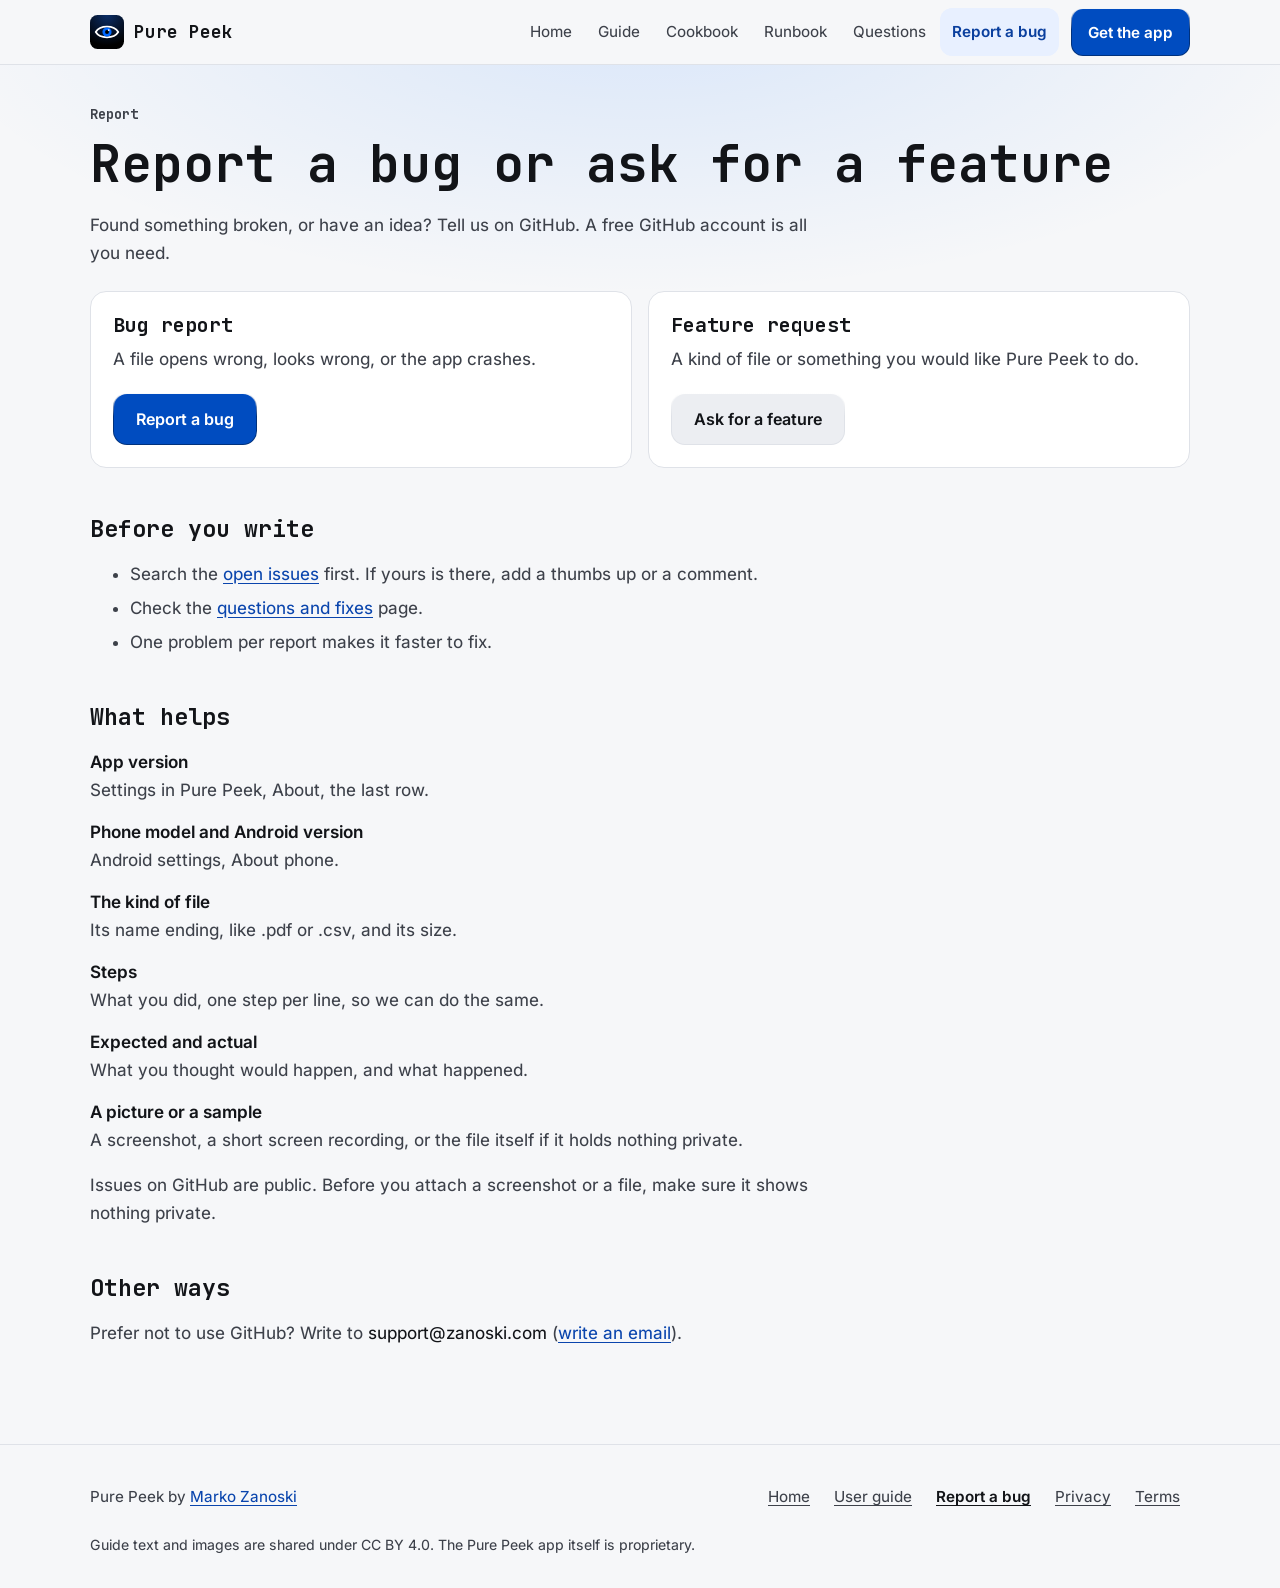
<file: docs/report.html>
<!doctype html>
<html lang="en">
<head>
<meta charset="utf-8">
<meta name="viewport" content="width=device-width, initial-scale=1, viewport-fit=cover">
<title>Report a bug · Pure Peek user guide</title>
<meta name="description" content="How to report a Pure Peek bug or ask for a feature on GitHub.">
<meta name="theme-color" content="#f6f7f9" media="(prefers-color-scheme: light)">
<meta name="theme-color" content="#000000" media="(prefers-color-scheme: dark)">
<meta property="og:title" content="Report a bug · Pure Peek user guide">
<meta property="og:description" content="How to report a Pure Peek bug or ask for a feature on GitHub.">
<link rel="icon" href="img/icon.svg" type="image/svg+xml">
<link rel="preload" href="fonts/JetBrainsMono-Bold.woff2" as="font" type="font/woff2" crossorigin>
<link rel="preload" href="fonts/inter-regular.woff2" as="font" type="font/woff2" crossorigin>
<link rel="stylesheet" href="style.css">
</head>
<body>
<a class="skip" href="#main">Skip to content</a>
<header class="bar">
  <div class="wrap">
    <a class="brand" href="index.html"><img src="img/icon.svg" alt="" width="34" height="34"><span>Pure Peek</span></a>
    <nav aria-label="Guide pages"><a href="index.html">Home</a><a href="guide.html">Guide</a><a href="cookbook.html">Cookbook</a><a href="runbook.html">Runbook</a><a href="faq.html">Questions</a><a href="report.html" aria-current="page">Report a bug</a></nav>
    <a class="key" href="https://play.google.com/store/apps/details?id=com.zanoshky.purepeek&amp;referrer=utm_source%3Dpurepeek-guide%26utm_medium%3Dgithub%26utm_campaign%3Dpure-peek-2026-11">Get the app</a>
  </div>
</header>
<main id="main" class="page">
  <div class="wrap">

    <p class="kicker">Report</p>
    <h1>Report a bug or ask for a feature</h1>
    <p>Found something broken, or have an idea? Tell us on GitHub. A free GitHub account is all you need.</p>
    <div class="grid">
      <div class="card"><h2>Bug report</h2><p>A file opens wrong, looks wrong, or the app crashes.</p><a class="btn main" href="https://github.com/Zanoshky/pure-peek-app/issues/new?template=bug_report.yml">Report a bug</a></div>
      <div class="card"><h2>Feature request</h2><p>A kind of file or something you would like Pure Peek to do.</p><a class="btn tonal" href="https://github.com/Zanoshky/pure-peek-app/issues/new?template=feature_request.yml">Ask for a feature</a></div>
    </div>
    <p id="insider" hidden><b>Insider:</b> your request is read first. The title starts with [insider] so it stands out.</p>
    <script>
    document.addEventListener('DOMContentLoaded',function(){if(!/[?&]insider=1(&|$)/.test(location.search))return;
    var n=document.getElementById('insider');if(n)n.hidden=false;
    document.querySelectorAll('a[href*="/issues/new"]').forEach(function(a){var t=/feature_request/.test(a.href)?'[insider] [idea] ':'[insider] [bug] ';a.href+='&title='+encodeURIComponent(t)});
    document.querySelectorAll('a[href^="mailto:"]').forEach(function(a){a.href+=(a.href.indexOf('?')<0?'?':'&')+'subject='+encodeURIComponent('Insider: ')})});
    </script>

    <h2>Before you write</h2>
    <ul>
      <li>Search the <a href="https://github.com/Zanoshky/pure-peek-app/issues">open issues</a> first. If yours is there, add a thumbs up or a comment.</li>
      <li>Check the <a href="faq.html">questions and fixes</a> page.</li>
      <li>One problem per report makes it faster to fix.</li>
    </ul>

    <h2>What helps</h2>
    <dl>
      <dt>App version</dt><dd>Settings in Pure Peek, About, the last row.</dd>
      <dt>Phone model and Android version</dt><dd>Android settings, About phone.</dd>
      <dt>The kind of file</dt><dd>Its name ending, like .pdf or .csv, and its size.</dd>
      <dt>Steps</dt><dd>What you did, one step per line, so we can do the same.</dd>
      <dt>Expected and actual</dt><dd>What you thought would happen, and what happened.</dd>
      <dt>A picture or a sample</dt><dd>A screenshot, a short screen recording, or the file itself if it holds nothing private.</dd>
    </dl>
    <p>Issues on GitHub are public. Before you attach a screenshot or a file, make sure it shows nothing private.</p>

    <h2>Other ways</h2>
    <p>Prefer not to use GitHub? Write to <span class="mail">support@zanoski.com</span> (<a href="mailto:support@zanoski.com">write an email</a>).</p>

  </div>
</main>
<footer>
  <div class="wrap">
    <span>Pure Peek by <a href="https://zanoski.com">Marko Zanoski</a></span>
    <nav aria-label="Footer"><a href="https://purepeek.zanoski.com/">Home</a><a href="index.html">User guide</a><a href="report.html" aria-current="page">Report a bug</a><a href="https://purepeek.zanoski.com/privacy">Privacy</a><a href="https://purepeek.zanoski.com/terms">Terms</a></nav>
    <span class="lic">Guide text and images are shared under CC BY 4.0. The Pure Peek app itself is proprietary.</span>
  </div>
</footer>
</body>
</html>
</file>
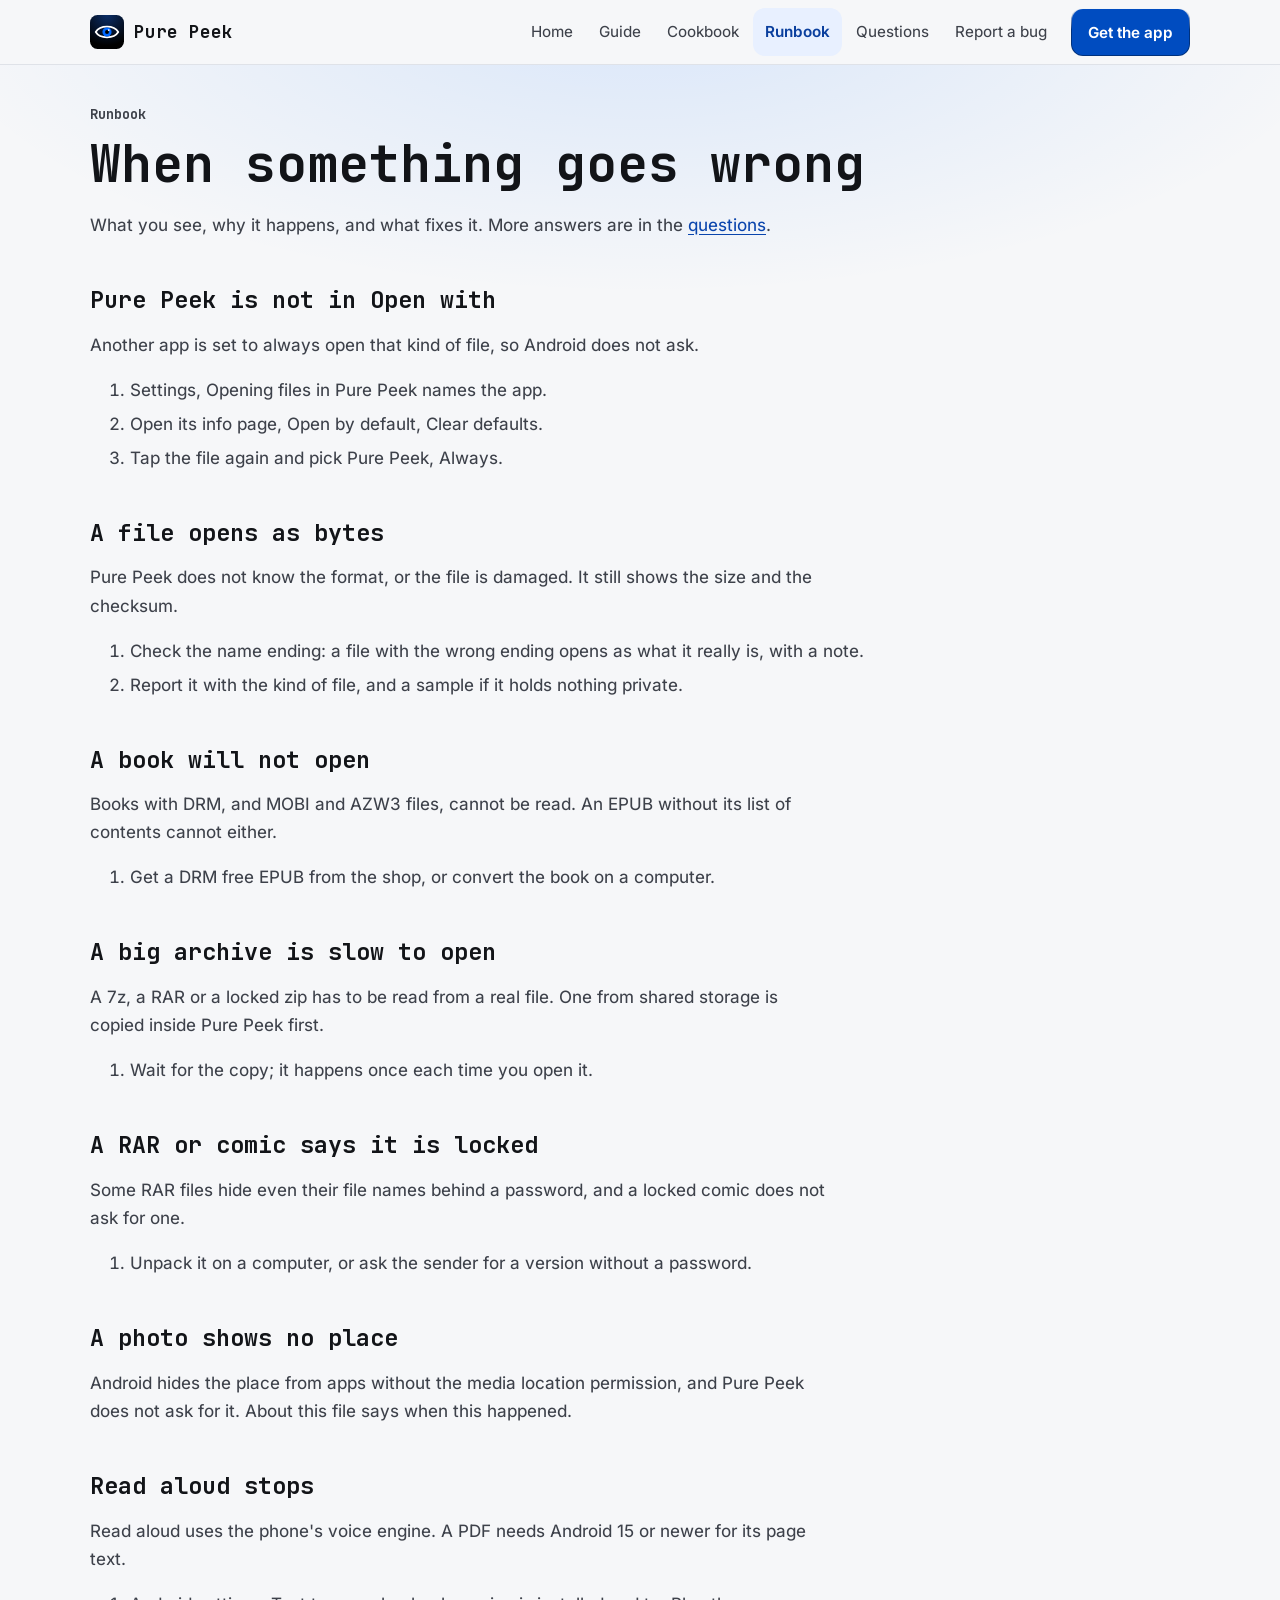
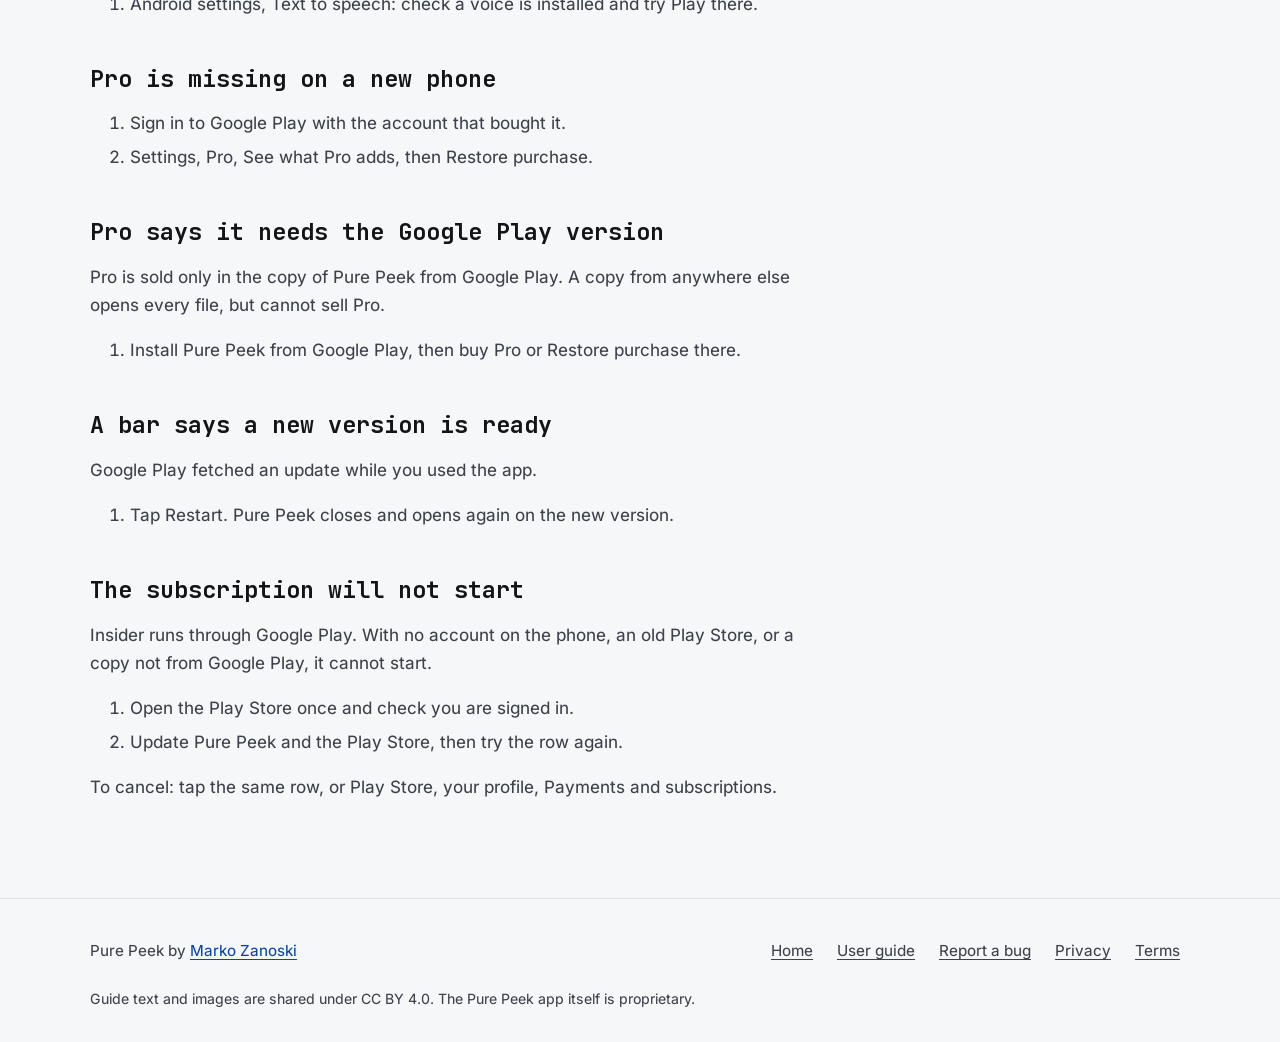
<file: docs/runbook.html>
<!doctype html>
<html lang="en">
<head>
<meta charset="utf-8">
<meta name="viewport" content="width=device-width, initial-scale=1, viewport-fit=cover">
<title>Runbook · Pure Peek user guide</title>
<meta name="description" content="When something in Pure Peek goes wrong: the Open with list, files opening as bytes, big archives, books that will not open, Pro and the subscription.">
<meta name="theme-color" content="#f6f7f9" media="(prefers-color-scheme: light)">
<meta name="theme-color" content="#000000" media="(prefers-color-scheme: dark)">
<meta property="og:title" content="Runbook · Pure Peek user guide">
<meta property="og:description" content="When something in Pure Peek goes wrong: the Open with list, files opening as bytes, big archives, books that will not open, Pro and the subscription.">
<link rel="icon" href="img/icon.svg" type="image/svg+xml">
<link rel="preload" href="fonts/JetBrainsMono-Bold.woff2" as="font" type="font/woff2" crossorigin>
<link rel="preload" href="fonts/inter-regular.woff2" as="font" type="font/woff2" crossorigin>
<link rel="stylesheet" href="style.css">
</head>
<body>
<a class="skip" href="#main">Skip to content</a>
<header class="bar">
  <div class="wrap">
    <a class="brand" href="index.html"><img src="img/icon.svg" alt="" width="34" height="34"><span>Pure Peek</span></a>
    <nav aria-label="Guide pages"><a href="index.html">Home</a><a href="guide.html">Guide</a><a href="cookbook.html">Cookbook</a><a href="runbook.html" aria-current="page">Runbook</a><a href="faq.html">Questions</a><a href="report.html">Report a bug</a></nav>
    <a class="key" href="https://play.google.com/store/apps/details?id=com.zanoshky.purepeek&amp;referrer=utm_source%3Dpurepeek-guide%26utm_medium%3Dgithub%26utm_campaign%3Dpure-peek-2026-11">Get the app</a>
  </div>
</header>
<main id="main" class="page">
  <div class="wrap">

    <p class="kicker">Runbook</p>
    <h1>When something goes wrong</h1>
    <p>What you see, why it happens, and what fixes it. More answers are in the <a href="faq.html">questions</a>.</p>

    <h2>Pure Peek is not in Open with</h2>
    <p>Another app is set to always open that kind of file, so Android does not ask.</p>
    <ol><li>Settings, Opening files in Pure Peek names the app.</li><li>Open its info page, Open by default, Clear defaults.</li><li>Tap the file again and pick Pure Peek, Always.</li></ol>

    <h2>A file opens as bytes</h2>
    <p>Pure Peek does not know the format, or the file is damaged. It still shows the size and the checksum.</p>
    <ol><li>Check the name ending: a file with the wrong ending opens as what it really is, with a note.</li><li>Report it with the kind of file, and a sample if it holds nothing private.</li></ol>

    <h2>A book will not open</h2>
    <p>Books with DRM, and MOBI and AZW3 files, cannot be read. An EPUB without its list of contents cannot either.</p>
    <ol><li>Get a DRM free EPUB from the shop, or convert the book on a computer.</li></ol>

    <h2>A big archive is slow to open</h2>
    <p>A 7z, a RAR or a locked zip has to be read from a real file. One from shared storage is copied inside Pure Peek first.</p>
    <ol><li>Wait for the copy; it happens once each time you open it.</li></ol>

    <h2>A RAR or comic says it is locked</h2>
    <p>Some RAR files hide even their file names behind a password, and a locked comic does not ask for one.</p>
    <ol><li>Unpack it on a computer, or ask the sender for a version without a password.</li></ol>

    <h2>A photo shows no place</h2>
    <p>Android hides the place from apps without the media location permission, and Pure Peek does not ask for it. About this file says when this happened.</p>

    <h2>Read aloud stops</h2>
    <p>Read aloud uses the phone's voice engine. A PDF needs Android 15 or newer for its page text.</p>
    <ol><li>Android settings, Text to speech: check a voice is installed and try Play there.</li></ol>

    <h2>Pro is missing on a new phone</h2>
    <ol><li>Sign in to Google Play with the account that bought it.</li><li>Settings, Pro, See what Pro adds, then Restore purchase.</li></ol>

    <h2>Pro says it needs the Google Play version</h2>
    <p>Pro is sold only in the copy of Pure Peek from Google Play. A copy from anywhere else opens every file, but cannot sell Pro.</p>
    <ol><li>Install Pure Peek from Google Play, then buy Pro or Restore purchase there.</li></ol>

    <h2>A bar says a new version is ready</h2>
    <p>Google Play fetched an update while you used the app.</p>
    <ol><li>Tap Restart. Pure Peek closes and opens again on the new version.</li></ol>

    <h2>The subscription will not start</h2>
    <p>Insider runs through Google Play. With no account on the phone, an old Play Store, or a copy not from Google Play, it cannot start.</p>
    <ol><li>Open the Play Store once and check you are signed in.</li><li>Update Pure Peek and the Play Store, then try the row again.</li></ol>
    <p>To cancel: tap the same row, or Play Store, your profile, Payments and subscriptions.</p>

  </div>
</main>
<footer>
  <div class="wrap">
    <span>Pure Peek by <a href="https://zanoski.com">Marko Zanoski</a></span>
    <nav aria-label="Footer"><a href="https://purepeek.zanoski.com/">Home</a><a href="index.html">User guide</a><a href="report.html">Report a bug</a><a href="https://purepeek.zanoski.com/privacy">Privacy</a><a href="https://purepeek.zanoski.com/terms">Terms</a></nav>
    <span class="lic">Guide text and images are shared under CC BY 4.0. The Pure Peek app itself is proprietary.</span>
  </div>
</footer>
</body>
</html>
</file>
<file: docs/style.css>
:root{color-scheme: light dark;--zs-fill: #004cc0;--zs-on-fill: #ffffff;--zs-glow: #0068ff;--zs-mono: "JetBrains Mono", ui-monospace, "SF Mono", Menlo, Consolas, monospace;--zs-sans: "Inter", system-ui, -apple-system, "Segoe UI", Roboto, sans-serif;--zs-fs: 1;--zs-type-screen-title: calc(27px * var(--zs-fs));--zs-type-app-bar-title: calc(22px * var(--zs-fs));--zs-type-pro-headline: calc(22px * var(--zs-fs));--zs-type-sheet-title: calc(18px * var(--zs-fs));--zs-type-sheet-title-big: calc(22px * var(--zs-fs));--zs-type-section-label: calc(13px * var(--zs-fs));--zs-type-panel-value: calc(19px * var(--zs-fs));--zs-type-number: calc(20px * var(--zs-fs));--zs-type-version: calc(17px * var(--zs-fs));--zs-type-body: calc(15px * var(--zs-fs));--zs-type-key: calc(15px * var(--zs-fs));--zs-type-key-main: calc(16px * var(--zs-fs));--zs-type-header-key: calc(13px * var(--zs-fs));--zs-type-item-name: calc(15px * var(--zs-fs));--zs-type-feature-name: calc(15px * var(--zs-fs));--zs-type-pitch: calc(14.5px * var(--zs-fs));--zs-type-hint: calc(14px * var(--zs-fs));--zs-type-small: calc(13.5px * var(--zs-fs));--zs-type-feature-line: calc(13px * var(--zs-fs));--zs-type-nav-label: calc(12.5px * var(--zs-fs));--zs-type-chip: calc(12.5px * var(--zs-fs));--zs-type-meta: calc(12.5px * var(--zs-fs));--zs-type-axis: calc(12px * var(--zs-fs));--zs-r-plate: 16px;--zs-r-key: 14px;--zs-r-key-focus-inner: 10px;--zs-r-header-key: 12px;--zs-r-icon-button: 12px;--zs-r-row: 12px;--zs-r-note: 12px;--zs-r-theme-tile: 14px;--zs-r-tile-preview: 9px;--zs-r-feature-tile: 10px;--zs-r-list-icon: 10px;--zs-r-sheet-top: 24px;--zs-r-grab: 4px;--zs-r-pill: 999px;--zs-r-chip: 999px;--zs-r-switch: 999px;--zs-key-h: 52px;--zs-header-key-h: 48px;--zs-touch: 48px;--zs-row-h: 52px;--zs-item-h: 56px;--zs-nav-item-h: 56px;--zs-pill-w: 60px;--zs-pill-h: 32px;--zs-pro-row-h: 60px;--zs-content-max: 1100px;--zs-press-ms: 70ms;--zs-release-ms: 140ms;--zs-look-ms: 250ms;--zs-pill-ms: 200ms;--zs-s0: 2px;--zs-s1: 4px;--zs-s2: 6px;--zs-s3: 8px;--zs-s4: 10px;--zs-s5: 12px;--zs-s6: 14px;--zs-s7: 16px;--zs-s8: 18px;--zs-s9: 22px;--zs-s10: 26px;--zs-s11: 28px;--zs-s12: 32px;--zs-s13: 48px;--zs-ground: #f6f7f9;--zs-plate: #ffffff;--zs-well: #eceef2;--zs-line: #dfe2e8;--zs-edge: #7b808c;--zs-bevel: #ffffff;--zs-text: #121418;--zs-soft: #3d414a;--zs-blue: #0a45ad;--zs-on-blue: #ffffff;--zs-ok: #0a5530;--zs-warn: #5c3a00;--zs-bad: #931313;--zs-scrim: rgba(18,20,24,.38);--zs-chosen: #e8f0ff;--zs-on-chosen: #0a3f9e;--zs-risky-fill: #fde8e7;--zs-risky-text: #8a1010;--zs-risky-line: #d42a20;--zs-live-dot: #1a7f4b;}@media (prefers-color-scheme: dark){:root:not([data-look]), :root[data-look="auto"]{--zs-ground: #000000;--zs-plate: #0d0d10;--zs-well: #16171b;--zs-line: #24252b;--zs-edge: #646771;--zs-bevel: #34363e;--zs-text: #ffffff;--zs-soft: #b6b8c0;--zs-blue: #7aaeff;--zs-on-blue: #04132e;--zs-ok: #6fdc9b;--zs-warn: #f2c06b;--zs-bad: #ff9d97;--zs-scrim: rgba(0,0,0,.6);--zs-chosen: #0a2350;--zs-on-chosen: #ffffff;--zs-risky-fill: #2a0d10;--zs-risky-text: #ffb4ae;--zs-risky-line: #ff5a4f;--zs-live-dot: #3ecf8e;}}:root[data-look="light"]{color-scheme: light;--zs-ground: #f6f7f9;--zs-plate: #ffffff;--zs-well: #eceef2;--zs-line: #dfe2e8;--zs-edge: #7b808c;--zs-bevel: #ffffff;--zs-text: #121418;--zs-soft: #3d414a;--zs-blue: #0a45ad;--zs-on-blue: #ffffff;--zs-ok: #0a5530;--zs-warn: #5c3a00;--zs-bad: #931313;--zs-scrim: rgba(18,20,24,.38);--zs-chosen: #e8f0ff;--zs-on-chosen: #0a3f9e;--zs-risky-fill: #fde8e7;--zs-risky-text: #8a1010;--zs-risky-line: #d42a20;--zs-live-dot: #1a7f4b;}:root[data-look="dark"]{color-scheme: dark;--zs-ground: #111215;--zs-plate: #18191d;--zs-well: #1f2126;--zs-line: #2a2c33;--zs-edge: #6c707b;--zs-bevel: #3a3d46;--zs-text: #eceef2;--zs-soft: #b5b8c1;--zs-blue: #86b6ff;--zs-on-blue: #04132e;--zs-ok: #6fdc9b;--zs-warn: #f2c06b;--zs-bad: #ff9d97;--zs-scrim: rgba(0,0,0,.55);--zs-chosen: #0a2350;--zs-on-chosen: #ffffff;--zs-risky-fill: #2a0d10;--zs-risky-text: #ffb4ae;--zs-risky-line: #ff5a4f;--zs-live-dot: #3ecf8e;}:root[data-look="black"]{color-scheme: dark;--zs-ground: #000000;--zs-plate: #0d0d10;--zs-well: #16171b;--zs-line: #24252b;--zs-edge: #646771;--zs-bevel: #34363e;--zs-text: #ffffff;--zs-soft: #b6b8c0;--zs-blue: #7aaeff;--zs-on-blue: #04132e;--zs-ok: #6fdc9b;--zs-warn: #f2c06b;--zs-bad: #ff9d97;--zs-scrim: rgba(0,0,0,.6);--zs-chosen: #0a2350;--zs-on-chosen: #ffffff;--zs-risky-fill: #2a0d10;--zs-risky-text: #ffb4ae;--zs-risky-line: #ff5a4f;--zs-live-dot: #3ecf8e;}@media (prefers-reduced-motion: reduce){:root{--zs-press-ms: 0ms;--zs-release-ms: 0ms;--zs-look-ms: 0ms;--zs-pill-ms: 0ms;}}@font-face{font-family: Inter;src: url(fonts/inter-regular.woff2) format("woff2");font-weight: 400;font-display: swap;}@font-face{font-family: Inter;src: url(fonts/inter-semibold.woff2) format("woff2");font-weight: 600;font-display: swap;}@font-face{font-family: "JetBrains Mono";src: url(fonts/JetBrainsMono-Bold.woff2) format("woff2");font-weight: 700;font-display: swap;}:root{--bg: var(--zs-ground);--card: var(--zs-plate);--well: var(--zs-well);--border: var(--zs-line);--text: var(--zs-text);--soft: var(--zs-soft);--sans: var(--zs-sans);--mono: var(--zs-mono);}*{box-sizing: border-box;}html{background: var(--bg);scroll-behavior: smooth;scroll-padding-top: 80px;-webkit-text-size-adjust: 100%;}@media (prefers-reduced-motion: reduce){html{scroll-behavior: auto;}.btn, .btn:active{transform: none;transition: none;}}body{margin: 0;color: var(--text);font: 400 1.0625rem/1.65 var(--sans);background: radial-gradient(ellipse 80% 420px at 50% 0, color-mix(in srgb, var(--zs-glow) 12%, transparent), transparent 70%) no-repeat, var(--bg);}img{display: block;max-width: 100%;height: auto;}a{color: var(--zs-blue);text-underline-offset: .2em;}:focus-visible{outline: 2px solid var(--zs-glow);outline-offset: 3px;border-radius: var(--zs-r-row);}.skip{position: absolute;left: -999px;top: 8px;background: var(--card);color: var(--text);border: 2px solid var(--zs-glow);padding: 10px 16px;border-radius: var(--zs-r-row);z-index: 20;}.skip:focus{left: 12px;}.wrap{width: min(var(--zs-content-max), 100% - 40px);margin-inline: auto;}.bar{position: sticky;top: 0;z-index: 10;background: var(--bg);border-bottom: 1px solid var(--border);padding-top: env(safe-area-inset-top, 0px);}.bar .wrap{display: flex;flex-wrap: wrap;align-items: center;gap: 0 12px;min-height: 64px;}.brand{display: flex;align-items: center;gap: 10px;min-height: 48px;color: var(--text);text-decoration: none;font: 700 1.1rem/1 var(--mono);margin-right: auto;}.brand img{width: 34px;height: 34px;}.bar nav{display: flex;flex-wrap: wrap;gap: 2px;}.bar nav a{color: var(--soft);text-decoration: none;padding: 0 12px;border-radius: var(--zs-r-header-key);font-size: .95rem;min-height: 48px;display: inline-flex;align-items: center;}.bar nav a:hover{color: var(--text);background: var(--well);}.bar nav a[aria-current="page"]{color: var(--zs-on-chosen);background: var(--zs-chosen);font-weight: 600;}.bar .key{min-height: 48px;padding: 0 16px;font-size: .95rem;border-radius: var(--zs-r-header-key);}@media (max-width: 760px){.bar nav{order: 3;width: 100%;margin: 0 -12px 6px;}.bar nav a[href="index.html"]{display: none;}}h1, h2{font-family: var(--mono);font-weight: 700;line-height: 1.15;margin: 0;text-wrap: balance;}h3{font-weight: 600;line-height: 1.3;margin: 0;}.kicker{font: 700 .85rem var(--mono);color: var(--soft);margin: 0 0 12px;}.page{padding-block: 40px 80px;}.page h1{font-size: clamp(2rem, 4.6vw, 3.2rem);}.page h2{font-size: 1.45rem;margin: 48px 0 12px;}.page p, .page li, .page dd{color: var(--soft);max-width: 46rem;}.page li{margin-top: 6px;}.page strong, .page dt{color: var(--text);font-weight: 600;}.page dd{margin: 0 0 14px;}.lede{font-size: 1.2rem;margin-top: 16px;}.shots{display: grid;grid-template-columns: repeat(4, 1fr);gap: 18px;margin: 28px 0;}@media (max-width: 860px){.shots{grid-template-columns: repeat(2, 1fr);}}.shots figure{margin: 0;}.shots img{border-radius: 18px;border: 1px solid var(--border);width: 100%;background: var(--well);}.shots figcaption{color: var(--soft);font-size: .95rem;margin-top: 8px;}.cta{display: flex;flex-wrap: wrap;gap: 12px;margin-top: 24px;}.btn, .key{display: inline-flex;align-items: center;justify-content: center;min-height: var(--zs-key-h);padding: 0 22px;border-radius: var(--zs-r-key);border: 1px solid transparent;font: 600 1rem var(--sans);text-decoration: none;transition: transform var(--zs-release-ms) ease, filter var(--zs-release-ms) ease;}.btn:active, .key:active{transform: scale(.97);transition-duration: var(--zs-press-ms);}.btn.main, .key{color: var(--zs-on-fill);background: linear-gradient(var(--zs-fill), var(--zs-fill)) padding-box, linear-gradient(to bottom, rgba(255,255,255,.32), color-mix(in srgb, var(--zs-fill) 65%, #000) 45%) border-box;}.btn.main:hover, .key:hover{filter: brightness(1.12);}.btn.tonal{color: var(--text);background: linear-gradient(var(--well), var(--well)) padding-box, linear-gradient(to bottom, var(--zs-bevel), var(--border) 45%) border-box;}.btn.tonal:hover{filter: brightness(.97);}.grid{display: grid;grid-template-columns: repeat(2, 1fr);gap: 16px;margin-top: 24px;}@media (max-width: 640px){.grid{grid-template-columns: 1fr;}}.card{display: flex;flex-direction: column;align-items: flex-start;gap: 8px;background: var(--card);border: 1px solid var(--border);border-radius: var(--zs-r-plate);box-shadow: 0 1px 0 var(--zs-bevel) inset;padding: 22px;}.card h2{font-size: 1.25rem;margin: 0;}.card p{margin: 0;}.card .btn{margin-top: auto;}.card p + .btn{margin-top: 12px;}.mail{color: var(--text);}footer{border-top: 1px solid var(--border);padding: 28px 0 calc(32px + env(safe-area-inset-bottom, 0px));color: var(--soft);font-size: .95rem;}footer .wrap{display: flex;flex-wrap: wrap;gap: 12px 24px;justify-content: space-between;align-items: center;}footer nav{display: flex;flex-wrap: wrap;gap: 4px;}footer nav a{padding: 0 10px;min-height: 48px;display: inline-flex;align-items: center;color: var(--soft);border-radius: var(--zs-r-row);}footer a[aria-current]{color: var(--text);font-weight: 600;}footer .lic{flex-basis: 100%;font-size: .88rem;}@media (min-width: 2200px){html{font-size: 140%;}.wrap{width: min(1600px, 100% - 80px);}}
</file>
